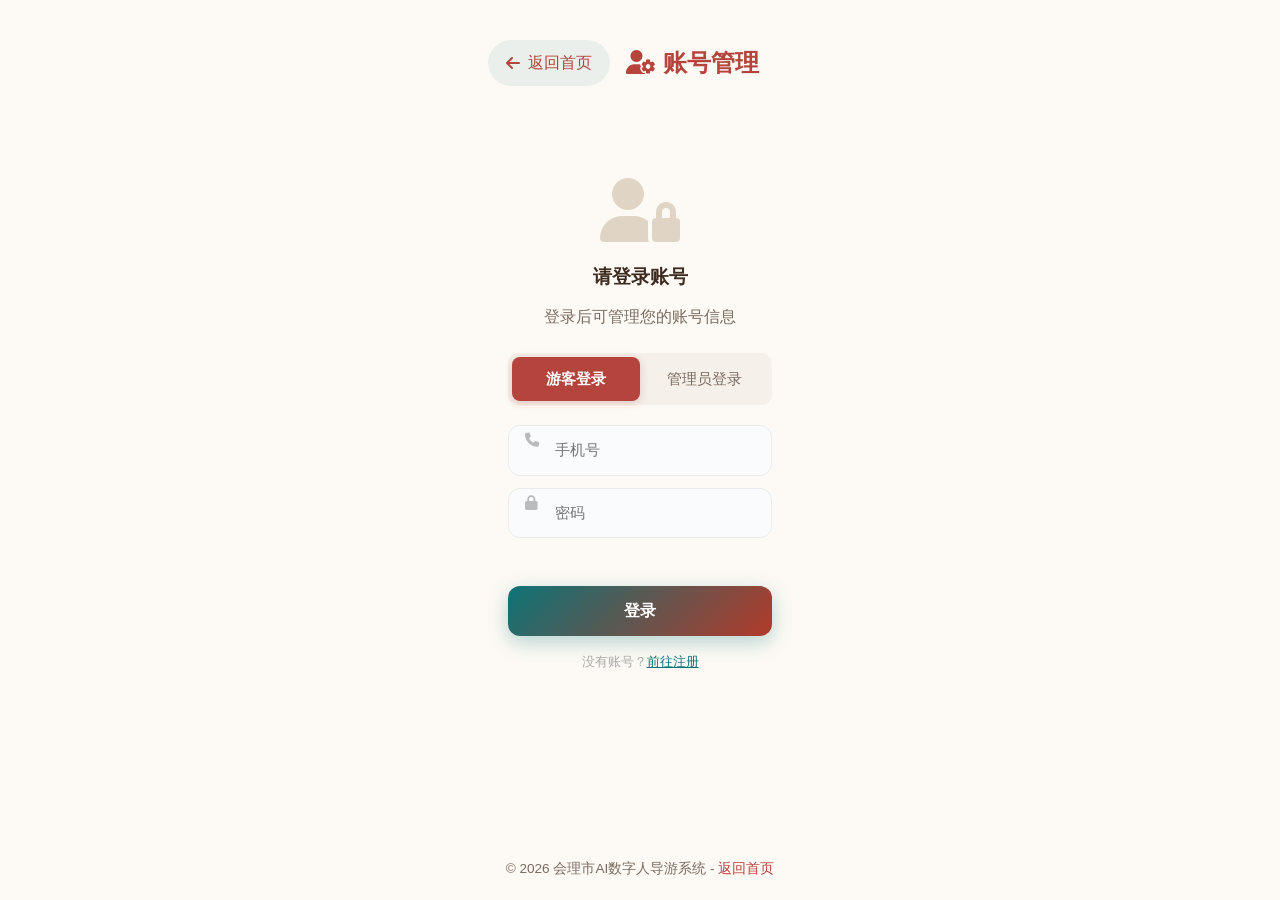
<file: frontend/accounts.html>
<!DOCTYPE html>
<html lang="zh-CN">
<head>
    <meta charset="UTF-8">
    <meta name="viewport" content="width=device-width, initial-scale=1.0">
    <title>账号管理 - 会理市AI数字人导游</title>
    <link rel="stylesheet" href="style.css">
    <link rel="stylesheet" href="https://cdnjs.cloudflare.com/ajax/libs/font-awesome/6.4.0/css/all.min.css">
    <style>
        body {
            min-height: 100vh;
            display: flex;
            flex-direction: column;
        }
        .accounts-container {
            max-width: 600px;
            margin: 40px auto;
            padding: 0 20px;
            flex: 1;
        }
        .accounts-header {
            display: flex;
            align-items: center;
            gap: 16px;
            margin-bottom: 32px;
        }
        .accounts-header a {
            display: inline-flex;
            align-items: center;
            gap: 8px;
            padding: 10px 18px;
            border-radius: 999px;
            background: rgba(13, 115, 119, 0.08);
            color: var(--primary-color);
            text-decoration: none;
            font-weight: 500;
            transition: all 0.2s;
        }
        .accounts-header a:hover {
            background: var(--primary-color);
            color: #fff;
        }
        .accounts-header h2 {
            flex: 1;
            color: var(--primary-color);
            font-size: 1.5rem;
        }
        .profile-card {
            background: var(--panel-color);
            border-radius: var(--border-radius-lg);
            padding: var(--spacing-xl);
            box-shadow: 0 18px 44px var(--shadow-color);
            border: 1px solid rgba(255, 255, 255, 0.75);
        }
        .profile-avatar-section {
            text-align: center;
            margin-bottom: 28px;
        }
        .profile-avatar-large {
            width: 100px;
            height: 100px;
            border-radius: 50%;
            background: linear-gradient(135deg, var(--primary-color), #b23a2a);
            display: inline-flex;
            align-items: center;
            justify-content: center;
            overflow: hidden;
            cursor: pointer;
            position: relative;
            box-shadow: 0 8px 24px rgba(13, 115, 119, 0.25);
            transition: transform 0.2s;
        }
        .profile-avatar-large:hover {
            transform: scale(1.05);
        }
        .profile-avatar-large i {
            font-size: 2.5rem;
            color: #fff;
        }
        .profile-avatar-large img {
            width: 100%;
            height: 100%;
            object-fit: cover;
        }
        .profile-avatar-large:hover::after {
            content: "\f030";
            font-family: "Font Awesome 6 Free";
            font-weight: 900;
            position: absolute;
            inset: 0;
            background: rgba(0, 0, 0, 0.45);
            color: #fff;
            font-size: 1.5rem;
            display: flex;
            align-items: center;
            justify-content: center;
            border-radius: 50%;
        }
        .profile-avatar-large .avatar-text {
            color: #fff;
            font-size: 2rem;
            font-weight: 700;
        }
        .profile-phone {
            margin-top: 12px;
            font-size: 1.2rem;
            font-weight: 600;
            color: var(--text-color);
        }
        .profile-info-grid {
            display: grid;
            grid-template-columns: 1fr 1fr;
            gap: 16px;
            margin-bottom: 28px;
        }
        .info-card {
            padding: 16px;
            border-radius: 14px;
            background: rgba(13, 115, 119, 0.04);
            border: 1px solid var(--border-color);
        }
        .info-card label {
            display: block;
            font-size: 0.8rem;
            color: var(--text-light);
            margin-bottom: 4px;
        }
        .info-card span {
            font-size: 0.95rem;
            font-weight: 600;
            color: var(--text-color);
        }
        .section-title {
            display: flex;
            align-items: center;
            gap: 8px;
            margin: 24px 0 16px;
            color: var(--primary-color);
            font-size: 1.1rem;
            font-weight: 600;
        }
        .section-title i {
            font-size: 0.9rem;
        }
        .form-group {
            margin-bottom: 18px;
        }
        .form-group label {
            display: block;
            font-weight: 600;
            margin-bottom: 6px;
            color: var(--text-color);
            font-size: 0.9rem;
        }
        .form-group input {
            width: 100%;
            border: 1.5px solid #e8ecef;
            border-radius: 12px;
            padding: 12px 16px;
            font-size: 0.95rem;
            background: #fafbfc;
            outline: none;
            transition: border-color 0.3s, box-shadow 0.3s;
        }
        .form-group input:focus {
            border-color: var(--primary-color);
            box-shadow: 0 0 0 4px rgba(13, 115, 119, 0.1);
            background: #fff;
        }
        .form-message {
            font-size: 0.85rem;
            margin-top: 6px;
            min-height: 1.2em;
        }
        .form-message.error {
            color: var(--danger-color);
        }
        .form-message.success {
            color: var(--success-color);
        }
        .btn-row {
            display: flex;
            gap: 12px;
            margin-top: 8px;
        }
        .btn-row .btn-primary {
            flex: 1;
            justify-content: center;
        }
        .danger-zone {
            margin-top: 32px;
            padding: 20px;
            border-radius: 16px;
            border: 1.5px dashed rgba(232, 89, 12, 0.3);
            background: rgba(232, 89, 12, 0.04);
        }
        .danger-zone h4 {
            color: var(--danger-color);
            margin-bottom: 8px;
            display: flex;
            align-items: center;
            gap: 8px;
        }
        .danger-zone p {
            color: var(--text-light);
            font-size: 0.85rem;
            margin-bottom: 16px;
        }
        .btn-danger {
            padding: 12px 20px;
            background: var(--danger-color);
            color: #fff;
            border: none;
            border-radius: 12px;
            font-weight: 600;
            cursor: pointer;
            transition: transform 0.2s, box-shadow 0.2s;
            box-shadow: 0 4px 12px rgba(232, 89, 12, 0.25);
        }
        .btn-danger:hover {
            transform: translateY(-2px);
            box-shadow: 0 6px 16px rgba(232, 89, 12, 0.35);
        }
        .not-logged-in {
            text-align: center;
            padding: 60px 20px;
        }
        .not-logged-in i {
            font-size: 4rem;
            color: var(--border-color);
            margin-bottom: 20px;
        }
        .not-logged-in h3 {
            color: var(--text-color);
            margin-bottom: 12px;
        }
        .not-logged-in p {
            color: var(--text-light);
            margin-bottom: 24px;
        }
        .accounts-footer {
            text-align: center;
            padding: 20px;
            color: var(--text-light);
            font-size: 0.85rem;
        }
        .accounts-footer a {
            color: var(--primary-color);
            text-decoration: none;
        }
    </style>
</head>
<body>
    <div class="accounts-container">
        <div class="accounts-header">
            <a href="index.html"><i class="fas fa-arrow-left"></i> 返回首页</a>
            <h2><i class="fas fa-user-cog"></i> 账号管理</h2>
        </div>

        <div id="profile-content" style="display:none">
            <div class="profile-card">
                <div class="profile-avatar-section">
                    <div class="profile-avatar-large" id="profile-avatar" title="点击更换头像">
                        <i class="fas fa-user"></i>
                    </div>
                    <input type="file" id="profile-avatar-input" accept="image/png,image/jpeg,image/gif,image/webp" hidden>
                    <div class="profile-phone" id="profile-phone">--</div>
                </div>

                <div class="profile-info-grid">
                    <div class="info-card">
                        <label><i class="fas fa-calendar"></i> 注册时间</label>
                        <span id="profile-created">--</span>
                    </div>
                    <div class="info-card">
                        <label><i class="fas fa-clock"></i> 最近登录</label>
                        <span id="profile-last-login">--</span>
                    </div>
                </div>

                <div class="section-title"><i class="fas fa-key"></i> 修改密码</div>
                <form id="change-password-form">
                    <div class="form-group">
                        <label>当前密码</label>
                        <input type="password" id="old-password" placeholder="请输入当前密码" autocomplete="off">
                    </div>
                    <div class="form-group">
                        <label>新密码</label>
                        <input type="password" id="new-password" placeholder="请输入新密码（至少6位）" autocomplete="off">
                    </div>
                    <div class="form-group">
                        <label>确认新密码</label>
                        <input type="password" id="confirm-new-password" placeholder="请再次输入新密码" autocomplete="off">
                    </div>
                    <p class="form-message" id="password-message"></p>
                    <div class="btn-row">
                        <button type="submit" class="btn-primary"><i class="fas fa-check"></i> 修改密码</button>
                    </div>
                </form>

                <div class="danger-zone">
                    <h4><i class="fas fa-exclamation-triangle"></i> 危险操作</h4>
                    <p>注销账号后将永久删除您的所有数据，此操作不可恢复。</p>
                    <button class="btn-danger" id="delete-account-btn"><i class="fas fa-trash"></i> 注销账号</button>
                </div>
            </div>
        </div>

        <div id="not-logged-in" class="not-logged-in">
            <i class="fas fa-user-lock"></i>
            <h3>请登录账号</h3>
            <p>登录后可管理您的账号信息</p>

            <div class="auth-tabs" id="accounts-tabs" style="margin:20px auto;max-width:340px">
                <button class="auth-tab active" data-tab="visitor-login">游客登录</button>
                <button class="auth-tab" data-tab="admin-login">管理员登录</button>
            </div>

            <form id="visitor-login-form" style="max-width:340px;margin:0 auto;text-align:left">
                <div style="display:flex;align-items:center;border:1.5px solid #e8ecef;border-radius:12px;padding:0 16px;margin-bottom:12px;background:#fafbfc">
                    <i class="fas fa-phone" style="color:#bbb;font-size:0.9rem;width:20px"></i>
                    <input type="tel" id="v-phone" placeholder="手机号" maxlength="11" style="flex:1;border:none;outline:none;padding:12px 10px;font-size:0.95rem;background:transparent" autocomplete="off">
                </div>
                <div style="display:flex;align-items:center;border:1.5px solid #e8ecef;border-radius:12px;padding:0 16px;margin-bottom:8px;background:#fafbfc">
                    <i class="fas fa-lock" style="color:#bbb;font-size:0.9rem;width:20px"></i>
                    <input type="password" id="v-password" placeholder="密码" style="flex:1;border:none;outline:none;padding:12px 10px;font-size:0.95rem;background:transparent" autocomplete="off">
                </div>
                <p id="v-error" style="color:#d6336c;font-size:0.85rem;min-height:1.2em"></p>
                <button type="submit" style="padding:12px;background:linear-gradient(135deg,#0d7377,#b23a2a);color:#fff;border:none;border-radius:12px;font-size:1rem;font-weight:600;cursor:pointer;width:100%;box-shadow:0 6px 20px rgba(13,115,119,0.3)">登录</button>
            </form>

            <form id="admin-login-form" style="display:none;max-width:340px;margin:0 auto;text-align:left">
                <div style="display:flex;align-items:center;border:1.5px solid #e8ecef;border-radius:12px;padding:0 16px;margin-bottom:12px;background:#fafbfc">
                    <i class="fas fa-user" style="color:#bbb;font-size:0.9rem;width:20px"></i>
                    <input type="text" id="a-username" placeholder="管理员账号" style="flex:1;border:none;outline:none;padding:12px 10px;font-size:0.95rem;background:transparent" autocomplete="off">
                </div>
                <div style="display:flex;align-items:center;border:1.5px solid #e8ecef;border-radius:12px;padding:0 16px;margin-bottom:8px;background:#fafbfc">
                    <i class="fas fa-lock" style="color:#bbb;font-size:0.9rem;width:20px"></i>
                    <input type="password" id="a-password" placeholder="密码" style="flex:1;border:none;outline:none;padding:12px 10px;font-size:0.95rem;background:transparent" autocomplete="off">
                </div>
                <p id="a-error" style="color:#d6336c;font-size:0.85rem;min-height:1.2em"></p>
                <button type="submit" style="padding:12px;background:linear-gradient(135deg,#0d7377,#b23a2a);color:#fff;border:none;border-radius:12px;font-size:1rem;font-weight:600;cursor:pointer;width:100%;box-shadow:0 6px 20px rgba(13,115,119,0.3)">登录</button>
            </form>

            <p style="margin-top:16px;color:#aaa;font-size:0.8rem">没有账号？<a href="index.html" style="color:#0d7377">前往注册</a></p>
        </div>
    </div>

    <div class="accounts-footer">
        <span>&copy; 2026 会理市AI数字人导游系统 -</span>
        <a href="index.html">返回首页</a>
    </div>

    <script>
    (function() {
        "use strict";
        function resolveApiBase() {
            const customApiBase = (localStorage.getItem("huili_api_base") || "").trim();
            if (customApiBase) return customApiBase.replace(/\/+$/, "");
            if (window.location.protocol === "file:") return "http://127.0.0.1:5000";
            if (["localhost", "127.0.0.1"].includes(window.location.hostname) && window.location.port === "3000") {
                return "http://127.0.0.1:5000";
            }
            return window.location.origin;
        }
        const API_BASE = resolveApiBase();

        const phone = localStorage.getItem("huili_phone") || "";
        const password = localStorage.getItem("huili_password") || "";
        const sessionId = localStorage.getItem("huili_session_id") || "";
        const adminUser = localStorage.getItem("huili_admin_user") || "";
        const adminPwd = localStorage.getItem("huili_admin_pwd") || "";

        const profileContent = document.getElementById("profile-content");
        const notLoggedIn = document.getElementById("not-logged-in");

        const isAdmin = adminUser && adminPwd;
        const isUser = phone && password;

        initLoginForms();

        if (isAdmin || isUser) {
            showProfile();
        }

        async function showProfile() {
            profileContent.style.display = "";
            notLoggedIn.style.display = "none";
            try {
                await loadProfile();
                initProfileFeatures();
            } catch (e) {
                console.error("加载失败:", e);
                profileContent.style.display = "none";
                notLoggedIn.style.display = "";
                clearStaleCredentials();
            }
        }

        function clearStaleCredentials() {
            if (isAdmin) {
                localStorage.removeItem("huili_admin_user");
                localStorage.removeItem("huili_admin_pwd");
            }
            if (isUser) {
                localStorage.removeItem("huili_session_id");
                localStorage.removeItem("huili_phone");
                localStorage.removeItem("huili_password");
            }
        }

        function initLoginForms() {
            const tabs = document.querySelectorAll("#accounts-tabs .auth-tab");
            const visitorForm = document.getElementById("visitor-login-form");
            const adminForm = document.getElementById("admin-login-form");

            tabs.forEach(tab => {
                tab.addEventListener("click", () => {
                    tabs.forEach(t => t.classList.remove("active"));
                    tab.classList.add("active");
                    const target = tab.dataset.tab;
                    if (visitorForm) visitorForm.style.display = target === "visitor-login" ? "" : "none";
                    if (adminForm) adminForm.style.display = target === "admin-login" ? "" : "none";
                });
            });

            if (visitorForm) {
                visitorForm.addEventListener("submit", async (e) => {
                    e.preventDefault();
                    const vPhone = document.getElementById("v-phone").value.trim();
                    const vPwd = document.getElementById("v-password").value;
                    const vError = document.getElementById("v-error");
                    vError.textContent = "";
                    if (!vPhone || !vPwd) { vError.textContent = "请输入手机号和密码"; return; }
                    try {
                        const resp = await fetch(`${API_BASE}/api/login`, {
                            method: "POST",
                            headers: { "Content-Type": "application/json" },
                            body: JSON.stringify({ phone: vPhone, password: vPwd })
                        });
                        const data = await resp.json();
                        if (data.success) {
                            localStorage.setItem("huili_phone", vPhone);
                            localStorage.setItem("huili_password", vPwd);
                            localStorage.setItem("huili_session_id", data.session_id || "");
                            location.reload();
                        } else {
                            vError.textContent = data.error || "登录失败";
                        }
                    } catch (err) {
                        vError.textContent = "连接失败: " + err.message;
                    }
                });
            }

            if (adminForm) {
                adminForm.addEventListener("submit", async (e) => {
                    e.preventDefault();
                    const aUser = document.getElementById("a-username").value.trim();
                    const aPwd = document.getElementById("a-password").value;
                    const aError = document.getElementById("a-error");
                    aError.textContent = "";
                    if (!aUser || !aPwd) { aError.textContent = "请输入账号和密码"; return; }
                    try {
                        const resp = await fetch(`${API_BASE}/api/admin/login`, {
                            method: "POST",
                            headers: { "Content-Type": "application/json" },
                            body: JSON.stringify({ username: aUser, password: aPwd })
                        });
                        const data = await resp.json();
                        if (data.success) {
                            localStorage.setItem("huili_admin_user", aUser);
                            localStorage.setItem("huili_admin_pwd", aPwd);
                            location.reload();
                        } else {
                            aError.textContent = data.error || "登录失败";
                        }
                    } catch (err) {
                        aError.textContent = "连接失败: " + err.message;
                    }
                });
            }
        }

        async function apiRequest(path, options = {}) {
            const headers = { "Content-Type": "application/json" };
            if (sessionId) headers["X-Session-ID"] = sessionId;
            let response;
            try {
                response = await fetch(`${API_BASE}${path}`, {
                    ...options,
                    headers: { ...headers, ...options.headers }
                });
            } catch (fetchErr) {
                throw new Error("网络连接失败，请检查服务器是否启动");
            }
            let payload;
            try {
                payload = await response.json();
            } catch (parseErr) {
                if (!response.ok) throw new Error(`请求失败 (${response.status})`);
                throw new Error("响应解析失败");
            }
            if (!response.ok) throw new Error(payload.error || `请求失败 (${response.status})`);
            return payload;
        }

        async function loadProfile() {
            try {
                if (isAdmin) {
                    document.getElementById("profile-phone").textContent = adminUser;
                    const resp = await fetch(`${API_BASE}/api/admin/info?username=${encodeURIComponent(adminUser)}`);
                    const data = await resp.json();
                    if (data.success && data.admin) {
                        document.getElementById("profile-created").textContent = data.admin.created_at ? new Date(data.admin.created_at).toLocaleDateString("zh-CN") : "--";
                        document.getElementById("profile-last-login").textContent = data.admin.last_login ? new Date(data.admin.last_login).toLocaleDateString("zh-CN") : "--";
                    }
                    const avatarEl = document.getElementById("profile-avatar");
                    avatarEl.innerHTML = '<i class="fas fa-user-shield" style="font-size:2.5rem;color:#fff"></i>';
                    return;
                }

                const result = await apiRequest(`/api/user/info?phone=${encodeURIComponent(phone)}`);
                if (result.success && result.user) {
                    const user = result.user;
                    document.getElementById("profile-phone").textContent = user.phone.replace(/(\d{3})\d{4}(\d{4})/, "$1****$2");
                    document.getElementById("profile-created").textContent = user.created_at ? new Date(user.created_at).toLocaleDateString("zh-CN") : "--";
                    document.getElementById("profile-last-login").textContent = user.last_login ? new Date(user.last_login).toLocaleDateString("zh-CN") : "--";

                    const avatarEl = document.getElementById("profile-avatar");
                    if (user.avatar) {
                        avatarEl.innerHTML = `<img src="${API_BASE}/api/avatar/${phone}?t=${Date.now()}" onerror="this.outerHTML='<i class=\\'fas fa-user\\'></i>'">`;
                    } else {
                        const initial = phone.slice(-1);
                        avatarEl.innerHTML = `<span class="avatar-text">${initial}</span>`;
                    }
                }
            } catch (e) {
                console.error("加载用户信息失败:", e);
            }
        }

        function initProfileFeatures() {
            const avatarEl = document.getElementById("profile-avatar");
            const avatarInput = document.getElementById("profile-avatar-input");
            if (avatarEl && avatarInput && !isAdmin) {
                avatarEl.addEventListener("click", () => avatarInput.click());
                avatarInput.addEventListener("change", async () => {
                    const file = avatarInput.files && avatarInput.files[0];
                    if (!file) return;
                    const formData = new FormData();
                    formData.append("avatar", file);
                    try {
                        const resp = await fetch(`${API_BASE}/api/avatar/upload`, {
                            method: "POST",
                            headers: { "X-Session-ID": sessionId, "X-Phone": phone },
                            body: formData
                        });
                        const result = await resp.json();
                        if (result.success) {
                            loadProfile();
                        } else {
                            alert(result.error || "上传失败");
                        }
                    } catch (e) {
                        alert("头像上传失败: " + e.message);
                    }
                });
            }

            const changePasswordForm = document.getElementById("change-password-form");
            const passwordMessage = document.getElementById("password-message");
            if (changePasswordForm) {
                changePasswordForm.addEventListener("submit", async (e) => {
                    e.preventDefault();
                    const oldPwd = document.getElementById("old-password").value;
                    const newPwd = document.getElementById("new-password").value;
                    const confirmPwd = document.getElementById("confirm-new-password").value;

                    passwordMessage.textContent = "";
                    passwordMessage.className = "form-message";

                    if (!oldPwd || !newPwd || !confirmPwd) {
                        passwordMessage.textContent = "请填写所有密码字段";
                        passwordMessage.classList.add("error");
                        return;
                    }
                    if (newPwd !== confirmPwd) {
                        passwordMessage.textContent = "两次新密码不一致";
                        passwordMessage.classList.add("error");
                        return;
                    }
                    if (newPwd.length < 6) {
                        passwordMessage.textContent = "新密码至少6位";
                        passwordMessage.classList.add("error");
                        return;
                    }

                    try {
                        if (isAdmin) {
                            const resp = await fetch(`${API_BASE}/api/admin/change_password`, {
                                method: "POST",
                                headers: { "Content-Type": "application/json" },
                                body: JSON.stringify({ username: adminUser, old_password: oldPwd, new_password: newPwd })
                            });
                            const data = await resp.json();
                            if (!data.success) throw new Error(data.error || "修改失败");
                            localStorage.setItem("huili_admin_pwd", newPwd);
                        } else {
                            await apiRequest("/api/user/change_password", {
                                method: "POST",
                                body: JSON.stringify({ phone, old_password: oldPwd, new_password: newPwd })
                            });
                            localStorage.setItem("huili_password", newPwd);
                        }
                        passwordMessage.textContent = "密码修改成功";
                        passwordMessage.classList.add("success");
                        document.getElementById("old-password").value = "";
                        document.getElementById("new-password").value = "";
                        document.getElementById("confirm-new-password").value = "";
                    } catch (err) {
                        passwordMessage.textContent = err.message;
                        passwordMessage.classList.add("error");
                    }
                });
            }

            const deleteBtn = document.getElementById("delete-account-btn");
            if (deleteBtn) {
                if (isAdmin) {
                    deleteBtn.style.display = "none";
                } else {
                    deleteBtn.addEventListener("click", async () => {
                        const pwd = prompt("请输入密码以确认注销账号：");
                        if (!pwd) return;
                        if (!confirm("确定要注销账号吗？此操作不可恢复！")) return;
                        try {
                            await apiRequest("/api/user/delete", {
                                method: "POST",
                                body: JSON.stringify({ phone, password: pwd })
                            });
                            localStorage.removeItem("huili_session_id");
                            localStorage.removeItem("huili_phone");
                            localStorage.removeItem("huili_password");
                            alert("账号已注销");
                            window.location.href = "index.html";
                        } catch (err) {
                            alert("注销失败: " + err.message);
                        }
                    });
                }
            }
        }
    })();
    </script>
</body>
</html>
</file>
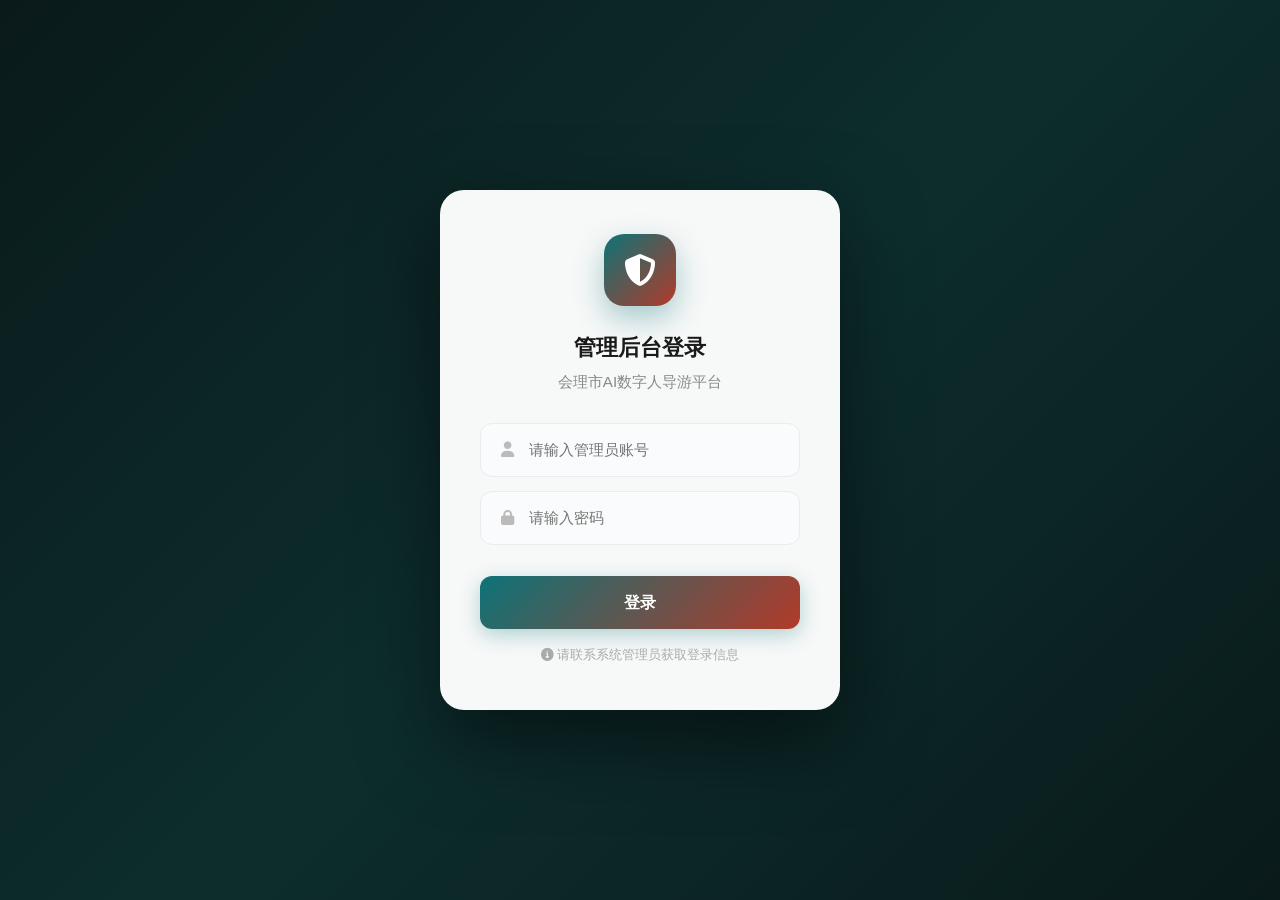
<file: frontend/admin.html>
<!DOCTYPE html>
<html lang="zh-CN">
<head>
    <meta charset="UTF-8">
    <meta name="viewport" content="width=device-width, initial-scale=1.0">
    <title>会理市AI数字人导游 - 管理后台</title>
    <link rel="stylesheet" href="style.css">
    <link rel="stylesheet" href="https://cdnjs.cloudflare.com/ajax/libs/font-awesome/6.4.0/css/all.min.css">
</head>
<body class="admin-body">
    <div class="admin-container">
        <aside class="sidebar">
            <div class="sidebar-header">
                <div class="admin-logo">
                    <i class="fas fa-chart-line"></i>
                    <div>
                        <h2>运营后台</h2>
                        <p>Huili Smart Guide</p>
                    </div>
                </div>

                <div class="admin-info">
                    <div class="admin-avatar">
                        <i class="fas fa-user-shield"></i>
                    </div>
                    <div class="admin-details">
                        <h4>系统管理员</h4>
                        <p>文旅导览平台</p>
                    </div>
                </div>
            </div>

            <nav class="sidebar-nav">
                <a href="#overview-section" class="nav-item active" data-target="overview-section">
                    <i class="fas fa-gauge-high"></i>
                    <span>运营概览</span>
                </a>
                <a href="#scenic-section" class="nav-item" data-target="scenic-section">
                    <i class="fas fa-images"></i>
                    <span>景区图库</span>
                </a>
                <a href="#knowledge-section" class="nav-item" data-target="knowledge-section">
                    <i class="fas fa-database"></i>
                    <span>知识库管理</span>
                </a>
                <a href="#feedback-section" class="nav-item" data-target="feedback-section">
                    <i class="fas fa-comments"></i>
                    <span>反馈与日志</span>
                </a>
                <a href="#settings-section" class="nav-item" data-target="settings-section">
                    <i class="fas fa-sliders"></i>
                    <span>系统设置</span>
                </a>
            </nav>

            <div class="sidebar-footer">
                <div class="system-status">
                    <span class="status-indicator online"></span>
                    <span>系统在线运行</span>
                </div>
                <button class="btn-logout" type="button" onclick="window.location.href='index.html'">
                    <i class="fas fa-arrow-left"></i>
                    <span>返回游客端</span>
                </button>
            </div>
        </aside>

        <main class="admin-main">
            <header class="admin-header">
                <div class="header-left">
                    <h1>会理市 AI 数字人导游平台</h1>
                    <div class="breadcrumb">
                        <span>管理后台</span>
                        <i class="fas fa-angle-right"></i>
                        <span>实时运营面板</span>
                    </div>
                </div>
                <div class="header-actions">
                    <div class="time-display">
                        <i class="fas fa-clock"></i>
                        <span id="current-time">--</span>
                    </div>
                </div>
            </header>

            <section class="page-section active" id="overview-section">
                <div class="stats-cards">
                    <div class="stat-card">
                        <div class="card-icon primary">
                            <i class="fas fa-paper-plane"></i>
                        </div>
                        <div class="card-content">
                            <p>总请求量</p>
                            <h3 data-stat="total_requests">--</h3>
                            <div class="card-trend up">
                                <i class="fas fa-arrow-trend-up"></i>
                                <span>最近 7 天</span>
                            </div>
                        </div>
                    </div>

                    <div class="stat-card">
                        <div class="card-icon success">
                            <i class="fas fa-users"></i>
                        </div>
                        <div class="card-content">
                            <p>活跃会话</p>
                            <h3 data-stat="active_sessions">--</h3>
                            <div class="card-trend up">
                                <i class="fas fa-signal"></i>
                                <span>当前活跃</span>
                            </div>
                        </div>
                    </div>

                    <div class="stat-card">
                        <div class="card-icon warning">
                            <i class="fas fa-stopwatch"></i>
                        </div>
                        <div class="card-content">
                            <p>平均响应时间</p>
                            <h3 data-stat="avg_response_time">--</h3>
                            <div class="card-trend down">
                                <i class="fas fa-wave-square"></i>
                                <span>毫秒级响应</span>
                            </div>
                        </div>
                    </div>

                    <div class="stat-card">
                        <div class="card-icon danger">
                            <i class="fas fa-heart"></i>
                        </div>
                        <div class="card-content">
                            <p>满意度</p>
                            <h3 data-stat="satisfaction_rate">--</h3>
                            <div class="card-trend up">
                                <i class="fas fa-thumbs-up"></i>
                                <span>来自反馈统计</span>
                            </div>
                        </div>
                    </div>
                </div>

                <div class="charts-grid">
                    <div class="chart-container">
                        <div class="chart-header">
                            <h4><i class="fas fa-chart-column"></i> 请求趋势</h4>
                            <select class="chart-select">
                                <option>最近 7 天</option>
                                <option>最近 30 天</option>
                            </select>
                        </div>
                        <div class="chart">
                            <div class="empty-state">趋势图表区域，可接入 ECharts / Chart.js</div>
                        </div>
                    </div>

                    <div class="chart-container">
                        <div class="chart-header">
                            <h4><i class="fas fa-face-smile"></i> 用户反馈分布</h4>
                            <div class="chart-legend">
                                <span class="legend-item like"><i class="fas fa-circle"></i> 好评</span>
                                <span class="legend-item dislike"><i class="fas fa-circle"></i> 差评</span>
                            </div>
                        </div>
                        <div class="chart">
                            <div class="empty-state">反馈图表区域，可接入可视化组件</div>
                        </div>
                    </div>
                </div>

                <div class="realtime-section">
                    <h3><i class="fas fa-bolt"></i> 实时状态</h3>
                    <div class="realtime-grid">
                        <div class="realtime-card">
                            <div class="realtime-title"><i class="fas fa-server"></i> API 状态</div>
                            <div class="realtime-value" id="api-status">--</div>
                        </div>
                        <div class="realtime-card">
                            <div class="realtime-title"><i class="fas fa-database"></i> 数据库状态</div>
                            <div class="realtime-value" id="db-status">--</div>
                        </div>
                        <div class="realtime-card">
                            <div class="realtime-title"><i class="fas fa-memory"></i> 缓存信息</div>
                            <div class="realtime-value" id="memory-usage">--</div>
                        </div>
                        <div class="realtime-card">
                            <div class="realtime-title"><i class="fas fa-code-branch"></i> 应用版本</div>
                            <div class="realtime-value" id="app-version">--</div>
                        </div>
                    </div>
                </div>
            </section>

            <section class="page-section" id="scenic-section">
                <div class="management-grid">
                    <div class="action-card">
                        <h3><i class="fas fa-plus-circle"></i> 添加景区图片</h3>
                        <p>上传本地图片或添加图片链接，供游客在图库中搜索查看。</p>
                        <form id="add-scenic-form" enctype="multipart/form-data">
                            <div class="form-group" style="margin-bottom:14px">
                                <label style="font-weight:600;display:block;margin-bottom:4px">景区名称 *</label>
                                <input type="text" id="scenic-place-name" placeholder="如：会理古城、龙肘山" style="width:100%;padding:10px 14px;border:1px solid var(--border-color);border-radius:12px;font-size:0.95rem">
                            </div>
                            <div class="form-group" style="margin-bottom:14px">
                                <label style="font-weight:600;display:block;margin-bottom:4px">图片描述</label>
                                <input type="text" id="scenic-description" placeholder="简要描述图片内容" style="width:100%;padding:10px 14px;border:1px solid var(--border-color);border-radius:12px;font-size:0.95rem">
                            </div>
                            <div class="form-group" style="margin-bottom:14px">
                                <label style="font-weight:600;display:block;margin-bottom:4px">上传图片</label>
                                <input type="file" id="scenic-file" accept="image/jpeg,image/png,image/gif,image/webp" style="width:100%;padding:8px;border:1px dashed var(--border-color);border-radius:12px">
                            </div>
                            <div class="form-group" style="margin-bottom:14px">
                                <label style="font-weight:600;display:block;margin-bottom:4px">或输入图片链接</label>
                                <input type="text" id="scenic-image-url" placeholder="https://example.com/image.jpg" style="width:100%;padding:10px 14px;border:1px solid var(--border-color);border-radius:12px;font-size:0.95rem">
                            </div>
                            <p id="add-scenic-error" style="color:var(--danger-color);font-size:0.85rem;min-height:1.2em"></p>
                            <button type="submit" class="btn-primary" style="width:100%"><i class="fas fa-plus"></i> 添加图片</button>
                        </form>
                    </div>

                    <div class="knowledge-status-card">
                        <h3><i class="fas fa-info-circle"></i> 图库说明</h3>
                        <p>管理员上传的图片将优先展示给游客。当游客搜索景区时，系统会：</p>
                        <ul style="padding-left:1.2rem;margin-top:8px;color:var(--text-light);font-size:0.9rem">
                            <li>优先展示管理员上传的本地图片</li>
                            <li>如无本地图片，自动从 Bing 搜索相关景区图片</li>
                            <li>本地图片和搜索结果可同时展示</li>
                        </ul>
                        <div class="info-grid" style="margin-top:16px">
                            <div class="info-item">
                                <span class="info-label">本地图库数量</span>
                                <span class="info-value" id="local-image-count">--</span>
                            </div>
                        </div>
                    </div>
                </div>

                <div class="table-card">
                    <div style="display:flex;justify-content:space-between;align-items:center;margin-bottom:16px">
                        <h3 style="margin:0"><i class="fas fa-images"></i> 景区图片列表</h3>
                        <div style="display:flex;gap:8px">
                            <input type="text" id="scenic-search-keyword" placeholder="搜索景区名称..." style="padding:8px 14px;border:1px solid var(--border-color);border-radius:999px;font-size:0.85rem;width:200px">
                            <button id="scenic-search-btn" class="btn-small"><i class="fas fa-search"></i> 搜索</button>
                        </div>
                    </div>
                    <div class="table-responsive">
                        <table>
                            <thead>
                                <tr>
                                    <th>预览</th>
                                    <th>景区名称</th>
                                    <th>描述</th>
                                    <th>来源</th>
                                    <th>添加时间</th>
                                    <th>操作</th>
                                </tr>
                            </thead>
                            <tbody id="scenic-images-tbody">
                                <tr><td colspan="6">加载中...</td></tr>
                            </tbody>
                        </table>
                    </div>
                </div>
            </section>

            <section class="page-section" id="knowledge-section">
                <div class="management-grid">
                    <div class="knowledge-status-card">
                        <h3><i class="fas fa-book-open"></i> 知识库状态</h3>
                        <p>当前知识库用于景点问答、附近景点推荐、知识检索和上下文增强回答。</p>
                        <div class="info-grid">
                            <div class="info-item">
                                <span class="info-label">知识库状态</span>
                                <span class="info-value" id="knowledge-status-text">运行中</span>
                            </div>
                            <div class="info-item">
                                <span class="info-label">缓存 TTL</span>
                                <span class="info-value" id="cache-ttl-display">3600 秒</span>
                            </div>
                        </div>
                    </div>

                    <div class="action-card">
                        <h3><i class="fas fa-gears"></i> 运维操作</h3>
                        <p>上传文档后可重建知识库，重新生成向量索引和缓存策略。</p>
                        <div class="actions-grid">
                            <button class="btn-primary" type="button" data-open-modal="upload-modal">
                                <i class="fas fa-upload"></i>
                                <span>上传文档</span>
                            </button>
                            <button class="btn-warning" type="button" data-open-modal="rebuild-modal">
                                <i class="fas fa-rotate"></i>
                                <span>重建知识库</span>
                            </button>
                        </div>
                    </div>
                </div>

                <div class="table-card">
                    <h3><i class="fas fa-file-lines"></i> 文档资产总览</h3>
                    <div class="table-responsive">
                        <table>
                            <thead>
                                <tr>
                                    <th>名称</th>
                                    <th>类型</th>
                                    <th>状态</th>
                                    <th>更新时间</th>
                                </tr>
                            </thead>
                            <tbody>
                                <tr>
                                    <td>会理古城景区资料</td>
                                    <td>Markdown</td>
                                    <td>已收录</td>
                                    <td>最近一次构建后</td>
                                </tr>
                                <tr>
                                    <td>游客服务知识集</td>
                                    <td>TXT / PDF</td>
                                    <td>待补充</td>
                                    <td>请上传新文档</td>
                                </tr>
                            </tbody>
                        </table>
                    </div>
                </div>
            </section>

            <section class="page-section" id="feedback-section">
                <div class="stats-cards" style="margin-bottom:24px">
                    <div class="stat-card">
                        <div class="card-icon primary">
                            <i class="fas fa-user-plus"></i>
                        </div>
                        <div class="card-content">
                            <p>注册用户</p>
                            <h3 id="total-users">--</h3>
                        </div>
                    </div>
                    <div class="stat-card">
                        <div class="card-icon success">
                            <i class="fas fa-user-check"></i>
                        </div>
                        <div class="card-content">
                            <p>已使用</p>
                            <h3 id="used-users">--</h3>
                        </div>
                    </div>
                    <div class="stat-card">
                        <div class="card-icon warning">
                            <i class="fas fa-user-clock"></i>
                        </div>
                        <div class="card-content">
                            <p>未使用</p>
                            <h3 id="unused-users">--</h3>
                        </div>
                    </div>
                </div>

                <div class="table-card" style="margin-bottom:24px">
                    <h3><i class="fas fa-users"></i> 用户账号列表</h3>
                    <div class="table-responsive">
                        <table>
                            <thead>
                                <tr>
                                    <th>头像</th>
                                    <th>手机号</th>
                                    <th>注册时间</th>
                                    <th>最后登录</th>
                                    <th>状态</th>
                                    <th>操作</th>
                                </tr>
                            </thead>
                            <tbody id="user-list-tbody">
                                <tr><td colspan="6">加载中...</td></tr>
                            </tbody>
                        </table>
                    </div>
                </div>

                <div class="charts-grid">
                    <div class="table-card">
                        <h3><i class="fas fa-fire"></i> 高频问题</h3>
                        <div class="table-responsive">
                            <table>
                                <thead>
                                    <tr>
                                        <th>问题</th>
                                        <th>频次</th>
                                        <th>备注</th>
                                    </tr>
                                </thead>
                                <tbody>
                                    <tr>
                                        <td>会理古城开放时间</td>
                                        <td>--</td>
                                        <td>从统计接口动态补充</td>
                                    </tr>
                                    <tr>
                                        <td>附近景点</td>
                                        <td>--</td>
                                        <td>常见位置类问题</td>
                                    </tr>
                                </tbody>
                            </table>
                        </div>
                    </div>

                    <div class="table-card">
                        <h3><i class="fas fa-message"></i> 最近反馈</h3>
                        <div class="table-responsive">
                            <table>
                                <thead>
                                    <tr>
                                        <th>时间</th>
                                        <th>会话</th>
                                        <th>反馈</th>
                                    </tr>
                                </thead>
                                <tbody>
                                    <tr>
                                        <td>--</td>
                                        <td>--</td>
                                        <td>等待新反馈</td>
                                    </tr>
                                    <tr>
                                        <td>--</td>
                                        <td>--</td>
                                        <td>等待新反馈</td>
                                    </tr>
                                </tbody>
                            </table>
                        </div>
                    </div>
                </div>
            </section>

            <section class="page-section" id="settings-section">
                <div class="settings-grid">
                    <div class="settings-card">
                        <h4><i class="fas fa-sliders"></i> 模型参数</h4>
                        <div class="setting-item">
                            <label for="similarity-threshold">相似度阈值</label>
                            <input type="range" id="similarity-threshold" class="setting-input" min="0.1" max="1" step="0.1" value="0.7">
                            <span id="threshold-value">0.7</span>
                        </div>
                        <div class="setting-item">
                            <label for="cache-ttl">缓存时间 (秒)</label>
                            <input type="number" id="cache-ttl" class="setting-input" min="60" max="86400" value="3600">
                        </div>
                    </div>

                    <div class="settings-card">
                        <h4><i class="fas fa-bell"></i> 通知设置</h4>
                        <div class="setting-item">
                            <label class="switch">
                                <input type="checkbox" id="notify-errors" checked>
                                <span class="slider"></span>
                            </label>
                            <span>错误通知</span>
                        </div>
                        <div class="setting-item">
                            <label class="switch">
                                <input type="checkbox" id="notify-feedback" checked>
                                <span class="slider"></span>
                            </label>
                            <span>用户反馈通知</span>
                        </div>
                        <div class="setting-item">
                            <label class="switch">
                                <input type="checkbox" id="notify-system" checked>
                                <span class="slider"></span>
                            </label>
                            <span>系统状态通知</span>
                        </div>
                    </div>

                    <div class="settings-card">
                        <h4><i class="fas fa-shield-alt"></i> 安全设置</h4>
                        <div class="setting-item">
                            <label for="admin-password">管理员密码</label>
                            <input type="password" id="admin-password" class="setting-input" placeholder="输入新密码">
                        </div>
                        <div class="setting-item">
                            <label for="confirm-password">确认密码</label>
                            <input type="password" id="confirm-password" class="setting-input" placeholder="再次输入密码">
                        </div>
                        <div class="setting-item">
                            <label for="session-timeout">会话超时 (分钟)</label>
                            <input type="number" id="session-timeout" class="setting-input" min="5" max="240" value="30">
                        </div>
                    </div>
                </div>

                <div class="system-info">
                    <h4><i class="fas fa-info-circle"></i> 系统信息</h4>
                    <div class="info-grid">
                        <div class="info-item">
                            <span class="info-label">应用版本</span>
                            <span class="info-value">1.0.0</span>
                        </div>
                        <div class="info-item">
                            <span class="info-label">启动时间</span>
                            <span class="info-value" id="start-time">--</span>
                        </div>
                        <div class="info-item">
                            <span class="info-label">运行时长</span>
                            <span class="info-value" id="uptime">--</span>
                        </div>
                        <div class="info-item">
                            <span class="info-label">内存使用</span>
                            <span class="info-value">--</span>
                        </div>
                        <div class="info-item">
                            <span class="info-label">API状态</span>
                            <span class="info-value">--</span>
                        </div>
                        <div class="info-item">
                            <span class="info-label">数据库状态</span>
                            <span class="info-value">--</span>
                        </div>
                    </div>
                </div>
            </section>
        </main>
    </div>

    <div class="modal" id="upload-modal">
        <div class="modal-content">
            <div class="modal-header">
                <h3><i class="fas fa-upload"></i> 上传文档</h3>
                <button class="close-modal">&times;</button>
            </div>
            <div class="modal-body">
                <div class="upload-instructions">
                    <p><strong>上传说明：</strong></p>
                    <ul>
                        <li>支持 .txt、.pdf、.md 格式文件</li>
                        <li>单个文件大小不超过 10MB</li>
                        <li>建议上传景点资料、服务须知、路线说明等知识型文档</li>
                        <li>上传后请执行一次知识库重建</li>
                    </ul>
                </div>
                <div class="upload-form">
                    <input type="file" id="modal-file-input" multiple accept=".txt,.pdf,.md">
                    <div class="file-list" id="file-list">
                        <p class="empty-state">尚未选择文件</p>
                    </div>
                </div>
            </div>
            <div class="modal-footer">
                <button class="btn-secondary close-modal">取消</button>
                <button id="confirm-upload" class="btn-primary">开始上传</button>
            </div>
        </div>
    </div>

    <div class="modal" id="rebuild-modal">
        <div class="modal-content">
            <div class="modal-header">
                <h3><i class="fas fa-exclamation-triangle"></i> 确认重建知识库</h3>
                <button class="close-modal">&times;</button>
            </div>
            <div class="modal-body">
                <div class="warning-message">
                    <i class="fas fa-exclamation-circle fa-2x"></i>
                    <p><strong>警告：</strong>重建知识库将重新生成当前索引，过程可能持续几分钟。</p>
                    <p>建议在低峰时段执行，并确保文档上传已完成。</p>
                </div>
                <div class="rebuild-options">
                    <label class="checkbox">
                        <input type="checkbox" id="keep-original" checked>
                        <span>保留原始文档</span>
                    </label>
                    <label class="checkbox">
                        <input type="checkbox" id="clear-cache" checked>
                        <span>清除缓存</span>
                    </label>
                </div>
            </div>
            <div class="modal-footer">
                <button class="btn-secondary close-modal">取消</button>
                <button id="confirm-rebuild" class="btn-warning">确认重建</button>
            </div>
        </div>
    </div>

    <script src="script.js"></script>
    <script>
        function resolveAdminApiBase() {
            const customApiBase = (localStorage.getItem("huili_api_base") || "").trim();
            if (customApiBase) return customApiBase.replace(/\/+$/, "");
            if (window.location.protocol === "file:") return "http://127.0.0.1:5000";
            if (["localhost", "127.0.0.1"].includes(window.location.hostname) && window.location.port === "3000") {
                return "http://127.0.0.1:5000";
            }
            return window.location.origin;
        }
        const ADMIN_API = resolveAdminApiBase();

        function getAdminHeaders() {
            return {
                "X-Admin-User": localStorage.getItem("huili_admin_user") || "",
                "X-Admin-Password": localStorage.getItem("huili_admin_pwd") || ""
            };
        }

        document.addEventListener('DOMContentLoaded', function () {
            initAdminLogin();
        });

        function initAdminLogin() {
            const savedUser = localStorage.getItem("huili_admin_user") || "";
            const savedPwd = localStorage.getItem("huili_admin_pwd") || "";
            if (savedUser && savedPwd) {
                verifyAndEnter(savedUser, savedPwd);
            } else {
                showAdminLoginForm();
            }
        }

        function showAdminLoginForm() {
            const container = document.querySelector('.admin-container');
            if (!container) return;
            container.innerHTML = `
                <div style="position:fixed;inset:0;background:linear-gradient(135deg,#0a1a1a,#0d2d2d,#0a1a1a);display:flex;justify-content:center;align-items:center;z-index:99999">
                    <div style="background:rgba(255,255,255,0.97);border-radius:24px;padding:44px 40px;width:min(92vw,400px);text-align:center;box-shadow:0 30px 80px rgba(0,0,0,0.5)">
                        <div style="width:72px;height:72px;border-radius:20px;display:inline-flex;align-items:center;justify-content:center;background:linear-gradient(135deg,#0d7377,#b23a2a);margin-bottom:16px;box-shadow:0 12px 30px rgba(13,115,119,0.35)">
                            <i class="fas fa-shield-halved" style="font-size:2rem;color:#fff"></i>
                        </div>
                        <h2 style="margin:8px 0 4px;color:#1a1a1a;font-size:1.4rem">管理后台登录</h2>
                        <p style="color:#888;margin-bottom:28px;font-size:0.95rem">会理市AI数字人导游平台</p>
                        <form id="admin-login-form">
                            <div style="display:flex;align-items:center;border:1.5px solid #e8ecef;border-radius:12px;padding:0 16px;margin-bottom:14px;background:#fafbfc">
                                <i class="fas fa-user" style="color:#bbb;font-size:0.95rem;width:20px"></i>
                                <input type="text" id="admin-username" placeholder="请输入管理员账号" value="" style="flex:1;border:none;outline:none;padding:14px 12px;font-size:0.95rem;background:transparent" autocomplete="off">
                            </div>
                            <div style="display:flex;align-items:center;border:1.5px solid #e8ecef;border-radius:12px;padding:0 16px;margin-bottom:14px;background:#fafbfc">
                                <i class="fas fa-lock" style="color:#bbb;font-size:0.95rem;width:20px"></i>
                                <input type="password" id="admin-password" placeholder="请输入密码" style="flex:1;border:none;outline:none;padding:14px 12px;font-size:0.95rem;background:transparent" autocomplete="off">
                            </div>
                            <p id="admin-login-error" style="color:#d6336c;font-size:0.85rem;min-height:1.2em"></p>
                            <button type="submit" style="padding:14px;background:linear-gradient(135deg,#0d7377,#b23a2a);color:#fff;border:none;border-radius:12px;font-size:1rem;font-weight:600;cursor:pointer;width:100%;box-shadow:0 6px 20px rgba(13,115,119,0.3)">登录</button>
                        </form>
                        <p style="margin-top:16px;color:#aaa;font-size:0.8rem"><i class="fas fa-info-circle"></i> 请联系系统管理员获取登录信息</p>
                    </div>
                </div>
            `;
            const form = document.getElementById("admin-login-form");
            if (form) {
                form.addEventListener("submit", async (e) => {
                    e.preventDefault();
                    const username = document.getElementById("admin-username").value.trim();
                    const password = document.getElementById("admin-password").value;
                    const errorEl = document.getElementById("admin-login-error");
                    errorEl.textContent = "";
                    if (!username || !password) {
                        errorEl.textContent = "请输入账号和密码";
                        return;
                    }
                    try {
                        const resp = await fetch(`${ADMIN_API}/api/admin/login`, {
                            method: "POST",
                            headers: { "Content-Type": "application/json" },
                            body: JSON.stringify({ username, password })
                        });
                        const data = await resp.json();
                        if (data.success) {
                            localStorage.setItem("huili_admin_user", username);
                            localStorage.setItem("huili_admin_pwd", password);
                            location.reload();
                        } else {
                            errorEl.textContent = data.error || "登录失败";
                        }
                    } catch (err) {
                        errorEl.textContent = "连接失败: " + err.message;
                    }
                });
            }
        }

        async function verifyAndEnter(username, password) {
            try {
                const resp = await fetch(`${ADMIN_API}/api/admin/login`, {
                    method: "POST",
                    headers: { "Content-Type": "application/json" },
                    body: JSON.stringify({ username, password })
                });
                const data = await resp.json();
                if (data.success) {
                    enterAdminPanel();
                } else {
                    localStorage.removeItem("huili_admin_user");
                    localStorage.removeItem("huili_admin_pwd");
                    showAdminLoginForm();
                }
            } catch (err) {
                enterAdminPanel();
            }
        }

        function enterAdminPanel() {
            initAdminInterface();
            initAdminNavigation();
            initAdminModals();
            initAdminClock();
            loadAdminStats();
            initScenicManagement();
            initAdminPasswordChange();
        }

        function initAdminNavigation() {
            const navItems = document.querySelectorAll('.sidebar-nav .nav-item');
            const sections = document.querySelectorAll('.page-section');
            const breadcrumb = document.querySelector('.breadcrumb span:last-child');

            const sectionNames = {
                'overview-section': '实时运营面板',
                'scenic-section': '景区图库管理',
                'knowledge-section': '知识库管理',
                'feedback-section': '反馈与日志',
                'settings-section': '系统设置'
            };

            navItems.forEach(item => {
                item.addEventListener('click', (e) => {
                    e.preventDefault();
                    const targetId = item.dataset.target;
                    if (!targetId) return;

                    navItems.forEach(n => n.classList.remove('active'));
                    item.classList.add('active');

                    sections.forEach(s => s.classList.remove('active'));
                    const targetSection = document.getElementById(targetId);
                    if (targetSection) targetSection.classList.add('active');

                    if (breadcrumb && sectionNames[targetId]) {
                        breadcrumb.textContent = sectionNames[targetId];
                    }
                });
            });
        }

        function initAdminModals() {
            document.querySelectorAll('[data-open-modal]').forEach(btn => {
                btn.addEventListener('click', () => {
                    const modalId = btn.dataset.openModal;
                    const modal = document.getElementById(modalId);
                    if (modal) modal.classList.add('active');
                });
            });

            document.querySelectorAll('.modal').forEach(modal => {
                modal.addEventListener('click', (e) => {
                    if (e.target === modal) modal.classList.remove('active');
                });
            });

            document.querySelectorAll('.close-modal').forEach(btn => {
                btn.addEventListener('click', () => {
                    const modal = btn.closest('.modal');
                    if (modal) modal.classList.remove('active');
                });
            });
        }

        function initAdminClock() {
            function updateClock() {
                const el = document.getElementById('current-time');
                if (el) {
                    const now = new Date();
                    el.textContent = now.toLocaleString('zh-CN', {
                        year: 'numeric', month: '2-digit', day: '2-digit',
                        hour: '2-digit', minute: '2-digit', second: '2-digit'
                    });
                }
            }
            updateClock();
            setInterval(updateClock, 1000);
        }

        async function loadAdminStats() {
            try {
                const resp = await fetch(`${ADMIN_API}/api/user/stats`, {
                    headers: getAdminHeaders()
                });
                const data = await resp.json();
                if (data.success) {
                    const stats = data.stats || {};
                    const totalEl = document.getElementById('total-users');
                    if (totalEl) totalEl.textContent = stats.total_users || 0;

                    const totalReqEl = document.querySelector('[data-stat="total_requests"]');
                    if (totalReqEl) totalReqEl.textContent = '--';

                    const activeEl = document.querySelector('[data-stat="active_sessions"]');
                    if (activeEl) activeEl.textContent = '1';

                    const users = data.users || [];
                    const tbody = document.getElementById('user-list-tbody');
                    if (tbody && users.length > 0) {
                        tbody.innerHTML = users.map(u => {
                            const date = u.created_at ? new Date(u.created_at).toLocaleDateString('zh-CN') : '--';
                            const lastLogin = u.last_login ? new Date(u.last_login).toLocaleDateString('zh-CN') : '--';
                            const avatarSrc = u.avatar ? `${ADMIN_API}/api/avatar/${u.phone}?t=${Date.now()}` : '';
                            const avatarHtml = avatarSrc
                                ? `<img src="${avatarSrc}" style="width:32px;height:32px;border-radius:50%;object-fit:cover" onerror="this.outerHTML='<i class=\\'fas fa-user\\'></i>'">`
                                : '<i class="fas fa-user"></i>';
                            return `<tr>
                                <td>${avatarHtml}</td>
                                <td>${u.phone.replace(/(\d{3})\d{4}(\d{4})/, '$1****$2')}</td>
                                <td>${date}</td>
                                <td>${lastLogin}</td>
                                <td><span style="color:#2f9e44">正常</span></td>
                                <td>--</td>
                            </tr>`;
                        }).join('');
                    } else if (tbody) {
                        tbody.innerHTML = '<tr><td colspan="6" style="text-align:center;color:#999">暂无用户</td></tr>';
                    }
                }
            } catch (e) {
                console.error('加载统计数据失败:', e);
            }

            try {
                const apiStatusEl = document.getElementById('api-status');
                if (apiStatusEl) apiStatusEl.textContent = '正常';
                const dbStatusEl = document.getElementById('db-status');
                if (dbStatusEl) dbStatusEl.textContent = '正常';
                const memEl = document.getElementById('memory-usage');
                if (memEl) memEl.textContent = '模拟缓存';
                const verEl = document.getElementById('app-version');
                if (verEl) verEl.textContent = 'v1.0.0';
                const startEl = document.getElementById('start-time');
                if (startEl) startEl.textContent = new Date().toLocaleString('zh-CN');
            } catch (e) {}
        }

        function initScenicManagement() {
            loadScenicImages();

            const addForm = document.getElementById("add-scenic-form");
            if (addForm) {
                addForm.addEventListener("submit", async (e) => {
                    e.preventDefault();
                    const placeName = document.getElementById("scenic-place-name").value.trim();
                    const description = document.getElementById("scenic-description").value.trim();
                    const imageUrl = document.getElementById("scenic-image-url").value.trim();
                    const fileInput = document.getElementById("scenic-file");
                    const errorEl = document.getElementById("add-scenic-error");
                    errorEl.textContent = "";

                    if (!placeName) {
                        errorEl.textContent = "请填写景区名称";
                        return;
                    }
                    if (!imageUrl && (!fileInput.files || !fileInput.files[0])) {
                        errorEl.textContent = "请上传图片或输入图片链接";
                        return;
                    }

                    try {
                        let response;
                        if (imageUrl) {
                            response = await fetch(`${ADMIN_API}/api/admin/scenic_images`, {
                                method: "POST",
                                headers: getAdminHeaders(),
                                body: JSON.stringify({ place_name: placeName, description, image_url: imageUrl })
                            });
                        } else {
                            const formData = new FormData();
                            formData.append("place_name", placeName);
                            formData.append("description", description);
                            formData.append("file", fileInput.files[0]);
                            response = await fetch(`${ADMIN_API}/api/admin/scenic_images`, {
                                method: "POST",
                                headers: getAdminHeaders(),
                                body: formData
                            });
                        }
                        const result = await response.json();
                        if (result.success) {
                            addForm.reset();
                            loadScenicImages();
                        } else {
                            errorEl.textContent = result.error || "添加失败";
                        }
                    } catch (err) {
                        errorEl.textContent = "请求失败: " + err.message;
                    }
                });
            }

            const searchBtn = document.getElementById("scenic-search-btn");
            if (searchBtn) {
                searchBtn.addEventListener("click", () => loadScenicImages());
            }

            const searchInput = document.getElementById("scenic-search-keyword");
            if (searchInput) {
                searchInput.addEventListener("keydown", (e) => {
                    if (e.key === "Enter") loadScenicImages();
                });
            }
        }

        async function loadScenicImages() {
            const tbody = document.getElementById("scenic-images-tbody");
            const countEl = document.getElementById("local-image-count");
            if (!tbody) return;

            const keyword = (document.getElementById("scenic-search-keyword")?.value || "").trim();
            const url = keyword
                ? `${ADMIN_API}/api/admin/scenic_images?keyword=${encodeURIComponent(keyword)}`
                : `${ADMIN_API}/api/admin/scenic_images`;

            try {
                const response = await fetch(url, {
                    headers: getAdminHeaders()
                });
                const data = await response.json();
                if (data.success) {
                    const images = data.images || [];
                    if (countEl) countEl.textContent = data.total || images.length;
                    if (images.length === 0) {
                        tbody.innerHTML = '<tr><td colspan="6" style="text-align:center;color:#999">暂无图片，请添加</td></tr>';
                        return;
                    }
                    tbody.innerHTML = images.map(img => {
                        const imgSrc = img.url.startsWith("/") ? `${ADMIN_API}${img.url}` : img.url;
                        const source = img.filename ? "本地上传" : "外部链接";
                        const date = img.created_at ? new Date(img.created_at).toLocaleDateString("zh-CN") : "--";
                        return `<tr>
                            <td><img src="${imgSrc}" style="width:60px;height:45px;object-fit:cover;border-radius:8px" onerror="this.outerHTML='<span style=color:#ccc>无预览</span>'"></td>
                            <td>${escapeHtmlAdmin(img.place_name)}</td>
                            <td>${escapeHtmlAdmin(img.description || "--")}</td>
                            <td><span style="padding:3px 8px;border-radius:6px;font-size:0.78rem;background:${img.filename ? 'rgba(47,158,68,0.1);color:#2f9e44' : 'rgba(13,115,119,0.1);color:#0d7377'}">${source}</span></td>
                            <td>${date}</td>
                            <td><button class="btn-small" style="background:rgba(232,89,12,0.1);color:#e8590c" onclick="deleteScenicImage('${img.id}')"><i class="fas fa-trash"></i> 删除</button></td>
                        </tr>`;
                    }).join("");
                } else {
                    tbody.innerHTML = `<tr><td colspan="6" style="text-align:center;color:#d6336c">${data.error || "加载失败"}</td></tr>`;
                }
            } catch (err) {
                tbody.innerHTML = `<tr><td colspan="6" style="text-align:center;color:#d6336c">请求失败: ${err.message}</td></tr>`;
            }
        }

        async function deleteScenicImage(imageId) {
            if (!confirm("确定要删除这张图片吗？")) return;
            try {
                const response = await fetch(`${ADMIN_API}/api/admin/scenic_images/${imageId}`, {
                    method: "DELETE",
                    headers: getAdminHeaders()
                });
                const result = await response.json();
                if (result.success) {
                    loadScenicImages();
                } else {
                    alert("删除失败: " + (result.error || "未知错误"));
                }
            } catch (err) {
                alert("请求失败: " + err.message);
            }
        }

        function escapeHtmlAdmin(str) {
            const div = document.createElement("div");
            div.textContent = str;
            return div.innerHTML;
        }

        function initAdminPasswordChange() {
            const pwdInput = document.getElementById("admin-password");
            const confirmPwd = document.getElementById("confirm-password");
            const saveBtn = document.querySelector('[data-stat]') || null;

            const settingsSection = document.getElementById("settings-section");
            if (!settingsSection) return;

            const pwdCard = settingsSection.querySelector('.settings-card:nth-child(3)');
            if (pwdCard) {
                const savePwdBtn = document.createElement('button');
                savePwdBtn.className = 'btn-primary';
                savePwdBtn.style.cssText = 'margin-top:12px;width:100%';
                savePwdBtn.innerHTML = '<i class="fas fa-save"></i> 保存密码';
                savePwdBtn.addEventListener('click', async () => {
                    const oldPwd = document.getElementById("admin-password")?.value;
                    const newPwd = document.getElementById("confirm-password")?.value;
                    if (!oldPwd || !newPwd) {
                        alert("请输入原密码和新密码");
                        return;
                    }
                    if (newPwd.length < 6) {
                        alert("新密码至少6位");
                        return;
                    }
                    const username = localStorage.getItem("huili_admin_user") || "";
                    try {
                        const resp = await fetch(`${ADMIN_API}/api/admin/change_password`, {
                            method: "POST",
                            headers: { "Content-Type": "application/json" },
                            body: JSON.stringify({ username, old_password: oldPwd, new_password: newPwd })
                        });
                        const data = await resp.json();
                        if (data.success) {
                            localStorage.setItem("huili_admin_pwd", newPwd);
                            alert("密码修改成功！");
                            document.getElementById("admin-password").value = "";
                            document.getElementById("confirm-password").value = "";
                        } else {
                            alert(data.error || "修改失败");
                        }
                    } catch (err) {
                        alert("请求失败: " + err.message);
                    }
                });
                pwdCard.appendChild(savePwdBtn);
            }

            const logoutBtn = document.querySelector('.btn-logout');
            if (logoutBtn) {
                logoutBtn.addEventListener('click', (e) => {
                    e.preventDefault();
                    localStorage.removeItem("huili_admin_user");
                    localStorage.removeItem("huili_admin_pwd");
                    location.reload();
                });
            }
        }
    </script>
</body>
</html>
</file>
<file: frontend/style.css>
:root {
    --primary-color: #b5443c;
    --primary-dark: #8b2e28;
    --primary-light: #c96a5f;
    --secondary-color: #f5f0e8;
    --accent-color: #c9954a;
    --success-color: #5a8f4a;
    --warning-color: #d4943a;
    --danger-color: #c0392b;
    --text-color: #3d2b1f;
    --text-light: #7a6a5e;
    --border-color: #e0d5c5;
    --background-color: #fdfaf5;
    --panel-color: rgba(255, 252, 247, 0.97);
    --shadow-color: rgba(61, 43, 31, 0.06);
    --shadow-strong: rgba(61, 43, 31, 0.12);
    --border-radius-sm: 8px;
    --border-radius-md: 12px;
    --border-radius-lg: 16px;
    --spacing-xs: 6px;
    --spacing-sm: 10px;
    --spacing-md: 16px;
    --spacing-lg: 24px;
    --spacing-xl: 32px;
    --font-size-sm: 0.875rem;
    --font-size-md: 1rem;
    --font-size-lg: 1.25rem;
    --font-size-xl: 1.5rem;
    --font-size-xxl: 2rem;
}

/* ========== Auth Overlay ========== */
.auth-overlay {
    position: fixed; inset: 0; z-index: 9999;
    background: linear-gradient(160deg, #f5ede0 0%, #ede0ce 40%, #e8d8c0 100%);
    display: flex; justify-content: center; align-items: center;
    transition: opacity 0.4s, visibility 0.4s;
}
.auth-overlay.hidden { opacity: 0; visibility: hidden; pointer-events: none; }
.auth-card {
    background: #fff; border-radius: 16px; padding: 40px 36px;
    width: min(92vw, 400px); text-align: center; position: relative; z-index: 1;
    box-shadow: 0 4px 24px rgba(61,43,31,0.1), 0 1px 3px rgba(61,43,31,0.06);
}
.auth-logo-icon {
    width: 64px; height: 64px; border-radius: 16px; margin-bottom: 12px;
    display: inline-flex; align-items: center; justify-content: center;
    background: var(--primary-color);
    box-shadow: 0 4px 16px rgba(181,68,60,0.25);
}
.auth-logo-icon i { font-size: 1.8rem; color: #fff; }
.auth-logo i { font-size: 2rem; color: var(--primary-color); margin-bottom: 6px; }
.auth-logo h1 { font-size: 1.3rem; color: var(--text-color); margin: 6px 0 2px; font-weight: 700; }
.auth-logo p { color: var(--text-light); font-size: 0.9rem; margin-bottom: 24px; }
.auth-tabs {
    display: flex; background: #f5f0ea; border-radius: 10px; margin-bottom: 24px; padding: 4px;
}
.auth-tab {
    flex: 1; padding: 10px; background: none; border: none; font-size: 0.95rem;
    color: var(--text-light); cursor: pointer; border-radius: 8px;
    transition: all 0.25s; font-weight: 500;
}
.auth-tab.active {
    color: #fff; background: var(--primary-color); font-weight: 600;
    box-shadow: 0 2px 8px rgba(181,68,60,0.25);
}
.auth-form { display: flex; flex-direction: column; gap: 12px; }
.auth-field {
    display: flex; align-items: center; border: 1.5px solid #e8e0d5;
    border-radius: 10px; padding: 0 14px; transition: border-color 0.3s, box-shadow 0.3s;
    background: #fdfaf7;
}
.auth-field:focus-within {
    border-color: var(--primary-color); box-shadow: 0 0 0 3px rgba(181,68,60,0.1); background: #fff;
}
.auth-field i { color: #c0b0a0; font-size: 0.9rem; width: 18px; }
.auth-field input { flex: 1; border: none; outline: none; padding: 12px 10px; font-size: 0.95rem; background: transparent; }
.auth-error { color: var(--danger-color); font-size: 0.85rem; min-height: 1.2em; text-align: left; margin: 0; }
.auth-submit {
    padding: 13px; background: var(--primary-color); color: #fff; border: none;
    border-radius: 10px; font-size: 1rem; font-weight: 600; cursor: pointer;
    transition: background 0.2s, transform 0.15s;
}
.auth-submit:hover { background: var(--primary-dark); transform: translateY(-1px); }
.auth-submit:disabled { opacity: 0.6; cursor: not-allowed; }
.auth-hint { margin-top: 16px; font-size: 0.78rem; color: #b0a090; }

/* Avatar */
.avatar-upload-area { display: flex; flex-direction: column; align-items: center; margin-bottom: 18px; }
.avatar-preview {
    width: 72px; height: 72px; border-radius: 50%; background: var(--secondary-color);
    border: 2px dashed var(--border-color); display: flex; align-items: center;
    justify-content: center; overflow: hidden; cursor: pointer; transition: border-color 0.2s;
}
.avatar-preview:hover { border-color: var(--primary-color); }
.avatar-preview i { font-size: 1.4rem; color: var(--text-light); }
.avatar-preview img { width: 100%; height: 100%; object-fit: cover; }
.avatar-btn {
    margin-top: 8px; padding: 4px 14px; font-size: 0.78rem; background: var(--secondary-color);
    color: var(--primary-color); border: 1px solid var(--border-color); border-radius: 6px;
    cursor: pointer; transition: background 0.2s;
}
.avatar-btn:hover { background: var(--primary-color); color: #fff; }
.nav-avatar {
    width: 34px; height: 34px; border-radius: 50%; background: var(--secondary-color);
    border: 2px solid var(--border-color); display: inline-flex; align-items: center;
    justify-content: center; overflow: hidden; cursor: pointer; transition: border-color 0.2s, transform 0.15s;
    margin: 0 4px; position: relative;
}
.nav-avatar:hover { border-color: var(--primary-color); transform: scale(1.08); }
.nav-avatar:hover::after {
    content: "\f030"; font-family: "Font Awesome 6 Free"; font-weight: 900; font-size: 0.6rem;
    position: absolute; inset: 0; background: rgba(0,0,0,0.45); color: #fff;
    display: flex; align-items: center; justify-content: center; border-radius: 50%;
}
.nav-avatar i { font-size: 0.85rem; color: var(--text-light); }
.nav-avatar img { width: 100%; height: 100%; object-fit: cover; }

/* ========== Base ========== */
* { box-sizing: border-box; margin: 0; padding: 0; }
html, body { min-height: 100%; }
body {
    font-family: "Microsoft YaHei", "PingFang SC", "Segoe UI", sans-serif;
    background: #fdfaf5;
    color: var(--text-color); line-height: 1.6;
}
a { color: inherit; }
button, input, select, textarea { font: inherit; }
button { cursor: pointer; }
img, canvas { max-width: 100%; display: block; }
ul { padding-left: 1.2rem; }

.container {
    max-width: 1800px; margin: 0 auto; min-height: 100vh; padding: var(--spacing-lg);
    display: flex; flex-direction: column; gap: var(--spacing-lg);
}

/* ========== Header ========== */
.header, .footer, .digital-human-section, .chat-section {
    background: #fff; border: 1px solid var(--border-color);
    box-shadow: 0 2px 12px var(--shadow-color);
}
.header {
    border-radius: var(--border-radius-lg); padding: 16px 24px;
    display: flex; align-items: center; justify-content: space-between; gap: var(--spacing-lg);
    position: sticky; top: 0; z-index: 20;
}
.logo { display: flex; align-items: center; gap: var(--spacing-md); }
.logo i {
    width: 48px; height: 48px; border-radius: 14px;
    display: inline-flex; align-items: center; justify-content: center;
    background: var(--primary-color); color: #fff; font-size: 1.3rem;
}
.logo h1 { color: var(--text-color); font-size: clamp(1.2rem, 2vw, 1.6rem); }

.nav-links { display: flex; align-items: center; gap: var(--spacing-sm); }
.nav-links a {
    text-decoration: none; padding: 8px 14px; border-radius: 999px;
    color: var(--text-light); transition: all 0.2s ease;
}
.nav-links a:hover, .nav-links a.active {
    background: rgba(181,68,60,0.08); color: var(--primary-color);
}

/* ========== Buttons ========== */
.btn-primary, .btn-secondary, .btn-small, .btn-icon, .btn-logout {
    border: none; border-radius: 999px;
    transition: transform 0.15s ease, background 0.2s ease;
}
.btn-primary, .btn-secondary {
    padding: 10px 18px; display: inline-flex; align-items: center;
    justify-content: center; gap: var(--spacing-sm); font-weight: 600;
}
.btn-primary { background: var(--primary-color); color: #fff; }
.btn-primary:hover { background: var(--primary-dark); }
.btn-secondary {
    background: #fff; color: var(--primary-color); border: 1px solid var(--border-color);
}
.btn-secondary:hover { background: var(--secondary-color); }
.btn-small {
    padding: 8px 14px; background: rgba(181,68,60,0.08); color: var(--primary-color);
}
.btn-icon {
    width: 40px; height: 40px; background: rgba(181,68,60,0.06);
    color: var(--primary-color); display: inline-flex; align-items: center; justify-content: center;
}
.btn-icon:hover, .btn-small:hover { background: rgba(181,68,60,0.15); }

/* ========== Main Layout ========== */
.main-content {
    display: grid; grid-template-columns: minmax(320px, 1.05fr) minmax(340px, 0.95fr);
    gap: var(--spacing-lg); align-items: start;
}
.digital-human-section {
    border-radius: var(--border-radius-lg); padding: var(--spacing-lg);
    display: flex; flex-direction: column; gap: var(--spacing-lg); min-height: 720px;
}
.chat-section {
    border-radius: var(--border-radius-lg); padding: var(--spacing-lg);
    display: flex; flex-direction: column; gap: var(--spacing-lg);
    height: 720px; max-height: 720px; overflow: hidden;
}
.section-header { display: flex; align-items: center; justify-content: space-between; gap: var(--spacing-md); flex-shrink: 0; }
.section-header h2 { color: var(--text-color); display: flex; align-items: center; gap: var(--spacing-sm); }

/* ========== Digital Human ========== */
#digital-human-container {
    position: relative; min-height: 460px; border-radius: var(--border-radius-lg);
    overflow: hidden; cursor: pointer;
    background: linear-gradient(160deg, #f8f0e8 0%, #f0e8d8 40%, #ebe0d0 100%);
    border: 1px solid var(--border-color);
}
#digital-human-container canvas { width: 100% !important; height: 100% !important; }
.live2d-status {
    display: flex; align-items: center; gap: var(--spacing-sm);
    padding: 8px 14px; border-radius: 999px; background: var(--secondary-color);
    font-size: var(--font-size-sm); color: var(--text-light);
}
.live2d-status .status-dot { width: 8px; height: 8px; border-radius: 50%; background: var(--warning-color); animation: pulse 2s infinite; }
.live2d-status.loaded .status-dot { background: var(--success-color); }
.live2d-status.error .status-dot { background: var(--danger-color); animation: none; }
.loading-overlay {
    position: absolute; inset: 0; display: flex; flex-direction: column;
    align-items: center; justify-content: center; gap: var(--spacing-md);
    color: var(--primary-color); background: rgba(245,240,232,0.8);
}
.spinner {
    width: 48px; height: 48px; border-radius: 50%;
    border: 4px solid rgba(181,68,60,0.15); border-top-color: var(--primary-color);
    animation: spin 1s linear infinite;
}
@keyframes spin { to { transform: rotate(360deg); } }
.human-controls { display: grid; gap: var(--spacing-md); }
.control-group { display: grid; gap: 8px; }
.control-group label { font-weight: 600; color: var(--text-color); }
input[type="range"] { accent-color: var(--primary-color); }

/* ========== Chat ========== */
.user-info {
    display: flex; align-items: center; justify-content: space-between;
    gap: var(--spacing-md); flex-shrink: 0;
}
.user-avatar, .message-avatar {
    width: 46px; height: 46px; border-radius: 16px; display: flex;
    align-items: center; justify-content: center; flex-shrink: 0; overflow: hidden;
}
.user-avatar { background: var(--primary-color); color: #fff; }
.user-avatar img { width: 100%; height: 100%; object-fit: cover; border-radius: 16px; }
.message-avatar img { width: 100%; height: 100%; object-fit: cover; border-radius: 16px; }
.user-details h3 { margin-bottom: 2px; }
.user-details p { color: var(--text-light); font-size: var(--font-size-sm); }
.user-actions { display: flex; align-items: center; gap: var(--spacing-sm); }

.recommendations { display: grid; gap: var(--spacing-md); flex-shrink: 0; }
.recommendation-cards { display: flex; gap: var(--spacing-md); flex-wrap: wrap; }
.card {
    flex: 1 1 160px; min-width: 0; border-radius: 14px;
    border: 1px solid var(--border-color); background: #fff;
    padding: 14px; display: flex; align-items: center; gap: var(--spacing-sm);
    color: var(--primary-color); cursor: pointer;
    transition: border-color 0.2s, transform 0.15s;
}
.card:hover { border-color: var(--primary-color); transform: translateY(-1px); }

.chat-messages {
    flex: 1; min-height: 0; overflow-y: auto; border-radius: 16px;
    background: #fdfaf7; border: 1px solid var(--border-color);
    padding: var(--spacing-lg); display: flex; flex-direction: column; gap: var(--spacing-md);
}
.message { display: flex; gap: var(--spacing-md); align-items: flex-start; }
.message-avatar { background: rgba(181,68,60,0.08); color: var(--primary-color); }
.message-content {
    max-width: min(78%, 640px); padding: 12px 16px; border-radius: 16px;
    box-shadow: 0 2px 8px rgba(61,43,31,0.04);
}
.message-text ul { margin-top: 10px; }
.bot-message .message-content {
    background: #fff; border: 1px solid var(--border-color);
    border-top-left-radius: 6px;
}
.user-message { justify-content: flex-end; }
.user-message .message-avatar { order: 2; background: rgba(181,68,60,0.12); color: var(--primary-color); }
.user-message .message-content {
    order: 1; background: var(--primary-color); color: #fff; border-top-right-radius: 6px;
}
.user-message .message-time { color: rgba(255,255,255,0.8); }
.message-time { color: var(--text-light); font-size: var(--font-size-sm); }

.message-image {
    margin: 12px 0 8px; border-radius: 12px; overflow: hidden;
    box-shadow: 0 2px 8px rgba(0,0,0,0.08); position: relative; cursor: pointer;
}
.message-image img { width: 100%; height: auto; max-height: 280px; object-fit: cover; border-radius: 12px; display: block; }
.message-image:hover::after {
    content: "点击查看大图"; position: absolute; bottom: 8px; right: 8px;
    background: rgba(0,0,0,0.5); color: #fff; font-size: 11px;
    padding: 3px 8px; border-radius: 6px; pointer-events: none;
}

/* ========== Input ========== */
.input-area {
    border: 1px solid var(--border-color); border-radius: var(--border-radius-md);
    background: #fff; padding: var(--spacing-md); display: grid; gap: var(--spacing-md); flex-shrink: 0;
}
.input-wrapper { display: flex; align-items: center; gap: var(--spacing-sm); }
.input-wrapper input {
    flex: 1; min-width: 0; border-radius: 999px; padding-inline: 18px;
    border: 1px solid var(--border-color); padding: 10px 18px;
    outline: none; transition: border-color 0.2s; background: #fdfaf7;
}
.input-wrapper input:focus { border-color: var(--primary-color); }
.input-controls { display: flex; align-items: center; gap: var(--spacing-sm); }
.voice-status { display: flex; align-items: center; gap: var(--spacing-sm); color: var(--text-light); font-size: var(--font-size-sm); }
.voice-indicator { display: none; padding: 20px; text-align: center; gap: var(--spacing-md); flex-shrink: 0; }
.voice-indicator.active { display: grid; }
.voice-wave { display: flex; align-items: end; justify-content: center; gap: 6px; min-height: 52px; }
.wave-bar {
    width: 8px; height: 18px; border-radius: 999px;
    background: var(--primary-color); animation: voice-wave 1s ease-in-out infinite;
}
.wave-bar:nth-child(2) { animation-delay: 0.1s; }
.wave-bar:nth-child(3) { animation-delay: 0.2s; }
.wave-bar:nth-child(4) { animation-delay: 0.3s; }
.wave-bar:nth-child(5) { animation-delay: 0.4s; }
@keyframes voice-wave {
    0%, 100% { height: 14px; opacity: 0.5; }
    50% { height: 46px; opacity: 1; }
}

/* ========== Footer ========== */
.footer {
    border-radius: var(--border-radius-lg); padding: 16px 24px;
    display: flex; align-items: center; justify-content: space-between; gap: var(--spacing-lg);
}
.status-info, .footer-links { display: flex; align-items: center; gap: var(--spacing-lg); flex-wrap: wrap; }
.status-item { display: inline-flex; align-items: center; gap: var(--spacing-sm); color: var(--text-light); font-size: var(--font-size-sm); }
.footer-links a { color: var(--primary-color); text-decoration: none; }

/* ========== Modal ========== */
.modal {
    position: fixed; inset: 0; display: none; background: rgba(61,43,31,0.4);
    z-index: 1000; justify-content: center; align-items: center; padding: var(--spacing-lg);
}
.modal.active { display: flex; }
.modal-content {
    background: #fff; border-radius: var(--border-radius-lg); width: min(100%, 580px);
    max-height: 90vh; overflow-y: auto; box-shadow: 0 16px 48px rgba(61,43,31,0.15);
}
.modal-header {
    padding: var(--spacing-lg); border-bottom: 1px solid var(--border-color);
    display: flex; justify-content: space-between; align-items: center;
    background: var(--primary-color); color: white;
}
.modal-header h3 { color: white; }
.close-modal {
    background: none; border: none; color: white; font-size: var(--font-size-xl);
    padding: 0; width: 30px; height: 30px; display: flex; align-items: center; justify-content: center; border-radius: 50%;
}
.close-modal:hover { background: rgba(255,255,255,0.18); }
.modal-body { padding: var(--spacing-lg); display: grid; gap: var(--spacing-lg); }

/* ========== Forms ========== */
input[type="text"], input[type="number"], input[type="password"], input[type="file"],
select, textarea {
    width: 100%; border: 1px solid var(--border-color); border-radius: 10px;
    background: #fff; color: var(--text-color); padding: 10px 14px; outline: none;
    transition: border-color 0.2s ease;
}
input:focus, select:focus, textarea:focus {
    border-color: var(--primary-color); box-shadow: 0 0 0 3px rgba(181,68,60,0.08);
}

/* ========== Survey ========== */
.survey-section { margin-bottom: var(--spacing-lg); text-align: center; }
.survey-section h4 { margin-bottom: var(--spacing-md); }
.survey-stars { display: flex; justify-content: center; gap: 12px; margin: var(--spacing-md) 0; }
.survey-star { font-size: 2rem; color: #ddd; cursor: pointer; transition: color 0.2s, transform 0.15s; }
.survey-star:hover, .survey-star.active { color: #f0a500; transform: scale(1.15); }
.survey-rating-text { color: var(--text-light); font-size: 0.9rem; margin-top: var(--spacing-xs); }
.survey-section textarea {
    width: 100%; padding: var(--spacing-sm) var(--spacing-md);
    border: 1px solid var(--border-color); border-radius: 10px;
    font-size: 0.95rem; resize: vertical; font-family: inherit; background: #fff; color: var(--text-color);
}
.survey-section textarea:focus { outline: none; border-color: var(--primary-color); }
#submit-survey { width: 100%; margin-top: var(--spacing-sm); }
#submit-survey:disabled { opacity: 0.5; cursor: not-allowed; }

/* ========== Help ========== */
.help-section { padding: var(--spacing-md); }

/* ========== Nearby ========== */
.location-controls { display: grid; gap: var(--spacing-md); }
.input-group { display: grid; gap: 8px; }
.input-group label { font-weight: 600; color: var(--text-color); }
.nearby-results { min-height: 120px; border: 1px dashed var(--border-color); border-radius: 14px; padding: var(--spacing-md); background: #fdfaf7; }
.empty-state { color: var(--text-light); font-size: var(--font-size-sm); }
.nearby-card {
    padding: 12px 14px; margin-bottom: 8px; border-radius: 12px;
    background: #fff; border: 1px solid var(--border-color);
}
.nearby-card h4 { margin-bottom: 4px; }
.nearby-card .distance { color: var(--primary-color); font-weight: 600; font-size: var(--font-size-sm); }

/* ========== Gallery ========== */
.gallery-search { display: flex; gap: var(--spacing-sm); }
.gallery-search input { flex: 1; border-radius: 999px; padding: 10px 16px; border: 1px solid var(--border-color); }
.gallery-search .btn-primary { border-radius: 999px; white-space: nowrap; }
.gallery-tags { display: flex; flex-wrap: wrap; gap: 8px; }
.gallery-tag {
    padding: 8px 16px; border: 1px solid var(--border-color); border-radius: 999px;
    background: #fff; color: var(--text-light); font-size: 0.85rem; cursor: pointer; transition: all 0.2s;
}
.gallery-tag:hover, .gallery-tag.active { background: var(--primary-color); color: #fff; border-color: var(--primary-color); }
.gallery-grid { display: grid; grid-template-columns: repeat(auto-fill, minmax(200px, 1fr)); gap: 16px; min-height: 200px; }
.gallery-item {
    position: relative; border-radius: 14px; overflow: hidden; cursor: pointer;
    aspect-ratio: 4/3; box-shadow: 0 2px 8px rgba(0,0,0,0.06); transition: transform 0.2s;
}
.gallery-item:hover { transform: translateY(-2px); }
.gallery-item img { width: 100%; height: 100%; object-fit: cover; }
.gallery-item-overlay {
    position: absolute; bottom: 0; left: 0; right: 0; padding: 20px 12px 10px;
    background: linear-gradient(transparent, rgba(0,0,0,0.5)); color: #fff; font-size: 0.85rem; font-weight: 500;
    opacity: 0; transition: opacity 0.2s;
}
.gallery-item:hover .gallery-item-overlay { opacity: 1; }

/* ========== Admin ========== */
.admin-body { background: #f5f2ed; }
.admin-container { display: flex; min-height: 100vh; }
.sidebar {
    width: 280px; background: #3d2b1f; border-right: 1px solid rgba(255,255,255,0.08);
    display: flex; flex-direction: column; position: sticky; top: 0; height: 100vh;
    color: rgba(255,255,255,0.9);
}
.sidebar-header, .sidebar-footer { padding: var(--spacing-lg); }
.sidebar-header { border-bottom: 1px solid rgba(255,255,255,0.08); }
.sidebar .admin-logo i { background: var(--accent-color); color: #3d2b1f; }
.sidebar .admin-logo h2, .sidebar .admin-details h4, .sidebar .admin-details p { color: rgba(255,255,255,0.88); }
.admin-info { display: flex; align-items: center; gap: var(--spacing-md); }
.sidebar-nav { flex: 1; padding: var(--spacing-md) 0; }
.nav-item {
    display: flex; align-items: center; gap: var(--spacing-md);
    padding: 14px 22px; margin: 4px 12px; border-radius: 12px; transition: all 0.2s ease;
    color: rgba(255,255,255,0.88);
}
.nav-item:hover { background: rgba(255,255,255,0.08); color: #fff; }
.nav-item.active { background: rgba(201,149,74,0.2); border: 1px solid rgba(201,149,74,0.3); color: #fff; font-weight: 700; }
.nav-item i { width: 20px; text-align: center; }
.system-status { display: flex; align-items: center; gap: var(--spacing-sm); margin-bottom: var(--spacing-lg); padding: 10px 14px; border-radius: 12px; background: rgba(255,255,255,0.05); color: rgba(255,255,255,0.88); }
.status-indicator { width: 10px; height: 10px; border-radius: 50%; }
.status-indicator.online { background: var(--success-color); animation: pulse 2s infinite; }
@keyframes pulse { 0%, 100% { opacity: 1; } 50% { opacity: 0.45; } }
.btn-logout {
    width: 100%; padding: 12px 16px; background: rgba(255,255,255,0.06);
    border: 1px solid rgba(255,255,255,0.08); color: rgba(255,255,255,0.88);
    display: flex; align-items: center; justify-content: center; gap: var(--spacing-sm);
}
.btn-logout:hover { background: rgba(192,57,43,0.2); }
.admin-main { flex: 1; overflow-y: auto; padding: 28px; }
.admin-header {
    border-radius: var(--border-radius-lg); padding: 20px 24px;
    display: flex; justify-content: space-between; align-items: center;
    margin-bottom: var(--spacing-lg); background: #fff; border: 1px solid var(--border-color);
    box-shadow: 0 2px 12px rgba(61,43,31,0.06);
}
.header-left h1 { color: var(--text-color); margin-bottom: var(--spacing-xs); font-size: 1.8rem; }
.admin-header .breadcrumb { color: var(--text-light); }
.time-display { padding: 8px 14px; background: #fdfaf7; border: 1px solid var(--border-color); border-radius: 999px; color: var(--text-color); }
.admin-logo { display: flex; align-items: center; gap: var(--spacing-md); }
.admin-logo i {
    width: 52px; height: 52px; border-radius: 16px; display: inline-flex;
    align-items: center; justify-content: center; color: #fff; font-size: 1.3rem;
}
.admin-logo h2 { color: var(--primary-color); font-size: 1.6rem; }

.page-section { display: none; gap: var(--spacing-lg); }
.page-section.active { display: grid; }
.stats-cards { grid-template-columns: repeat(auto-fit, minmax(220px, 1fr)); }
.charts-grid { grid-template-columns: repeat(auto-fit, minmax(360px, 1fr)); }
.management-grid, .settings-grid { grid-template-columns: repeat(auto-fit, minmax(300px, 1fr)); }
.actions-grid { grid-template-columns: repeat(auto-fit, minmax(220px, 1fr)); }
.stats-cards, .charts-grid, .management-grid, .settings-grid, .actions-grid, .info-grid { display: grid; gap: var(--spacing-lg); }

.stat-card, .chart-container, .settings-card, .system-info, .table-card, .action-card, .upload-card, .knowledge-status-card {
    border-radius: var(--border-radius-lg); padding: var(--spacing-lg);
    background: #fff; border: 1px solid var(--border-color);
    box-shadow: 0 2px 12px rgba(61,43,31,0.06);
}
.stat-card { transition: transform 0.2s ease; position: relative; overflow: hidden; }
.stat-card:hover { transform: translateY(-2px); }
.stat-card::before {
    content: ""; position: absolute; inset: 0 auto 0 0; width: 4px;
    background: var(--primary-color);
}
.card-icon {
    width: 48px; height: 48px; border-radius: 14px; display: flex;
    align-items: center; justify-content: center; margin-bottom: var(--spacing-md); font-size: var(--font-size-lg);
}
.card-icon.primary { background: rgba(181,68,60,0.1); color: var(--primary-color); }
.card-icon.success { background: rgba(90,143,74,0.12); color: var(--success-color); }
.card-icon.warning { background: rgba(212,148,58,0.12); color: var(--warning-color); }
.card-icon.danger { background: rgba(192,57,43,0.12); color: var(--danger-color); }
.card-content h3 { font-size: var(--font-size-xxl); color: var(--text-color); }
.card-trend { display: inline-flex; align-items: center; gap: var(--spacing-xs); padding: 6px 10px; border-radius: 999px; font-size: var(--font-size-sm); margin-top: var(--spacing-sm); }
.card-trend.up { background: rgba(90,143,74,0.12); color: var(--success-color); }
.card-trend.down { background: rgba(192,57,43,0.12); color: var(--danger-color); }

.table-responsive { overflow-x: auto; border: 1px solid var(--border-color); border-radius: 14px; }
table { width: 100%; border-collapse: collapse; background: white; border-radius: 14px; overflow: hidden; }
th, td { padding: 12px 14px; text-align: left; border-bottom: 1px solid var(--border-color); }
th { background: #fdfaf7; color: var(--text-color); font-weight: 700; font-size: 0.78rem; letter-spacing: 0.03em; }
tbody tr:hover { background: #fdfaf7; }

.chart-header {
    display: flex; justify-content: space-between; align-items: center;
    gap: var(--spacing-md); margin-bottom: var(--spacing-lg); padding-bottom: 12px;
    border-bottom: 1px solid var(--border-color);
}
.chart-header h4 { color: var(--text-color); }
.chart { min-height: 300px; position: relative; }
.chart-select { padding: 8px 12px; border: 1px solid var(--border-color); border-radius: 10px; background: white; }
.legend-item { display: flex; align-items: center; gap: var(--spacing-xs); }
.legend-item.like i { color: var(--success-color); }
.legend-item.dislike i { color: var(--danger-color); }

.info-grid { grid-template-columns: repeat(auto-fit, minmax(160px, 1fr)); }
.info-item {
    padding: 14px; border-radius: 14px; background: #fdfaf7; border: 1px solid var(--border-color); display: grid; gap: 6px;
}
.info-value { font-size: 1.15rem; color: var(--text-color); font-weight: 600; }
.info-label { color: var(--text-light); font-size: var(--font-size-sm); }
.setting-item { padding: 12px 0; border-bottom: 1px solid var(--border-color); }
.setting-item:last-child { border-bottom: none; padding-bottom: 0; }

.warning-message { display: grid; gap: 10px; color: #8a4a00; background: rgba(245,159,0,0.08); border: 1px solid rgba(245,159,0,0.2); padding: var(--spacing-md); border-radius: var(--border-radius-md); }

/* ========== Switch ========== */
.switch { position: relative; display: inline-block; width: 50px; height: 24px; }
.switch input { opacity: 0; width: 0; height: 0; }
.slider { position: absolute; top: 0; left: 0; right: 0; bottom: 0; background-color: #ccc; transition: 0.4s; border-radius: 24px; }
.slider:before { position: absolute; content: ""; height: 16px; width: 16px; left: 4px; bottom: 4px; background-color: white; transition: 0.4s; border-radius: 50%; }
input:checked + .slider { background-color: var(--primary-color); }
input:checked + .slider:before { transform: translateX(26px); }
.hidden { display: none !important; }

/* ========== Responsive ========== */
@media (max-width: 1200px) {
    .main-content { grid-template-columns: 1fr; }
    .digital-human-section { min-height: auto; }
    .chat-section { height: 80vh; max-height: 720px; }
}
@media (max-width: 768px) {
    .container, .admin-main { padding: var(--spacing-sm); }
    .header, .admin-header, .footer { flex-direction: column; align-items: stretch; text-align: center; }
    .nav-links, .status-info, .footer-links, .input-controls { justify-content: center; flex-wrap: wrap; }
    .input-wrapper { flex-direction: column; }
    .input-wrapper .btn-primary { width: 100%; }
    #digital-human-container { min-height: 320px; }
    .admin-container { flex-direction: column; }
    .sidebar { width: 100%; height: auto; position: static; border-right: none; border-bottom: 1px solid var(--border-color); }
    .sidebar-nav { display: flex; overflow-x: auto; padding: var(--spacing-sm) 0; }
    .nav-item { flex: 0 0 auto; white-space: nowrap; }
    .nav-item.active { border-left: none; border-bottom-color: var(--primary-color); }
    .charts-grid { grid-template-columns: 1fr; }
    .stats-cards { grid-template-columns: repeat(2, 1fr); }
    .message-content { max-width: 88%; }
}
@media (max-width: 480px) {
    .stats-cards, .settings-grid, .management-grid, .actions-grid, .info-grid { grid-template-columns: 1fr; }
    .recommendation-cards { flex-direction: column; }
    .digital-human-section, .chat-section, .modal-body { padding: var(--spacing-md); }
    .message-content { max-width: 92%; }
}

/* ========== Dark Theme ========== */
body.dark-theme {
    --primary-color: #c96a5f;
    --primary-dark: #a05248;
    --secondary-color: #2a2018;
    --accent-color: #d4a44a;
    --text-color: #e0d5c8;
    --text-light: #a09080;
    --border-color: #3a2a1a;
    --background-color: #1a1510;
    --panel-color: rgba(30,22,15,0.95);
    --shadow-color: rgba(0,0,0,0.2);
    --shadow-strong: rgba(0,0,0,0.4);
}
body.dark-theme {
    background: #1a1510; color: var(--text-color);
}
body.dark-theme .header, body.dark-theme .footer, body.dark-theme .digital-human-section, body.dark-theme .chat-section {
    background: rgba(30,22,15,0.95); border-color: var(--border-color);
}
body.dark-theme .section-header h2 { color: var(--accent-color); }
body.dark-theme .chat-messages { background: rgba(20,15,10,0.6); }
body.dark-theme .bot-message .message-content { background: rgba(40,30,20,0.9); color: var(--text-color); }
body.dark-theme .user-message .message-content { background: var(--primary-color); color: #fff; }
body.dark-theme .input-area { background: rgba(25,18,12,0.95); border-top-color: var(--border-color); }
body.dark-theme .input-area input { background: rgba(40,30,20,0.8); color: var(--text-color); border-color: var(--border-color); }
body.dark-theme .input-area input::placeholder { color: var(--text-light); }
body.dark-theme .recommendation-cards .card { background: rgba(40,30,20,0.8); color: var(--text-color); border-color: var(--border-color); }
body.dark-theme .recommendation-cards .card:hover { background: rgba(50,38,25,0.9); }
body.dark-theme .modal-content { background: #1e160f; color: var(--text-color); }
body.dark-theme .modal-body input, body.dark-theme .modal-body textarea, body.dark-theme .modal-body select {
    background: rgba(40,30,20,0.8); color: var(--text-color); border-color: var(--border-color);
}
body.dark-theme .btn-primary { background: var(--primary-color); }
body.dark-theme .btn-secondary { background: rgba(40,30,20,0.8); color: var(--text-color); border-color: var(--border-color); }
body.dark-theme .btn-icon { background: rgba(255,255,255,0.06); color: var(--text-color); }
body.dark-theme .nav-links a { color: var(--text-color); }
body.dark-theme .survey-star { color: #555; }
body.dark-theme .survey-star:hover, body.dark-theme .survey-star.active { color: #f0a500; }
body.dark-theme .auth-card { background: #1e160f; }
body.dark-theme .auth-card h1, body.dark-theme .auth-card h4 { color: var(--text-color); }
body.dark-theme .auth-field { border-color: #3a2a1a; }
body.dark-theme .auth-field input { color: var(--text-color); }
body.dark-theme .auth-tab { color: #a09080; }
body.dark-theme .auth-tab.active { color: #fff; }
body.dark-theme .auth-hint { color: #8a7a6a; }
body.dark-theme #theme-toggle { background: rgba(255,255,255,0.1); color: #f0a500; }
body.dark-theme .nearby-results { border-color: var(--border-color); background: rgba(20,15,10,0.4); }
body.dark-theme .empty-state { color: var(--text-light); }
body.dark-theme .card { background: rgba(40,30,20,0.8); color: var(--text-color); border-color: var(--border-color); }
body.dark-theme .gallery-tag { background: rgba(255,255,255,0.06); border-color: var(--border-color); color: var(--text-light); }
body.dark-theme .gallery-tag:hover, body.dark-theme .gallery-tag.active { background: var(--primary-color); color: #fff; }
body.dark-theme .stat-card, body.dark-theme .chart-container, body.dark-theme .settings-card,
body.dark-theme .system-info, body.dark-theme .table-card, body.dark-theme .action-card {
    background: rgba(30,22,15,0.9); border-color: var(--border-color);
}
body.dark-theme .nav-avatar { background: rgba(40,30,20,0.8); border-color: #3a2a1a; }
body.dark-theme .nav-avatar i { color: #a09080; }
body.dark-theme #digital-human-container { background: linear-gradient(160deg, #2a2015 0%, #221a10 40%, #1a1510 100%); }
body.dark-theme .logo h1, body.dark-theme .section-header h2 { color: var(--text-color); }
body.dark-theme #theme-toggle { background: rgba(255,255,255,0.1); color: #f0a500; }
</file>
